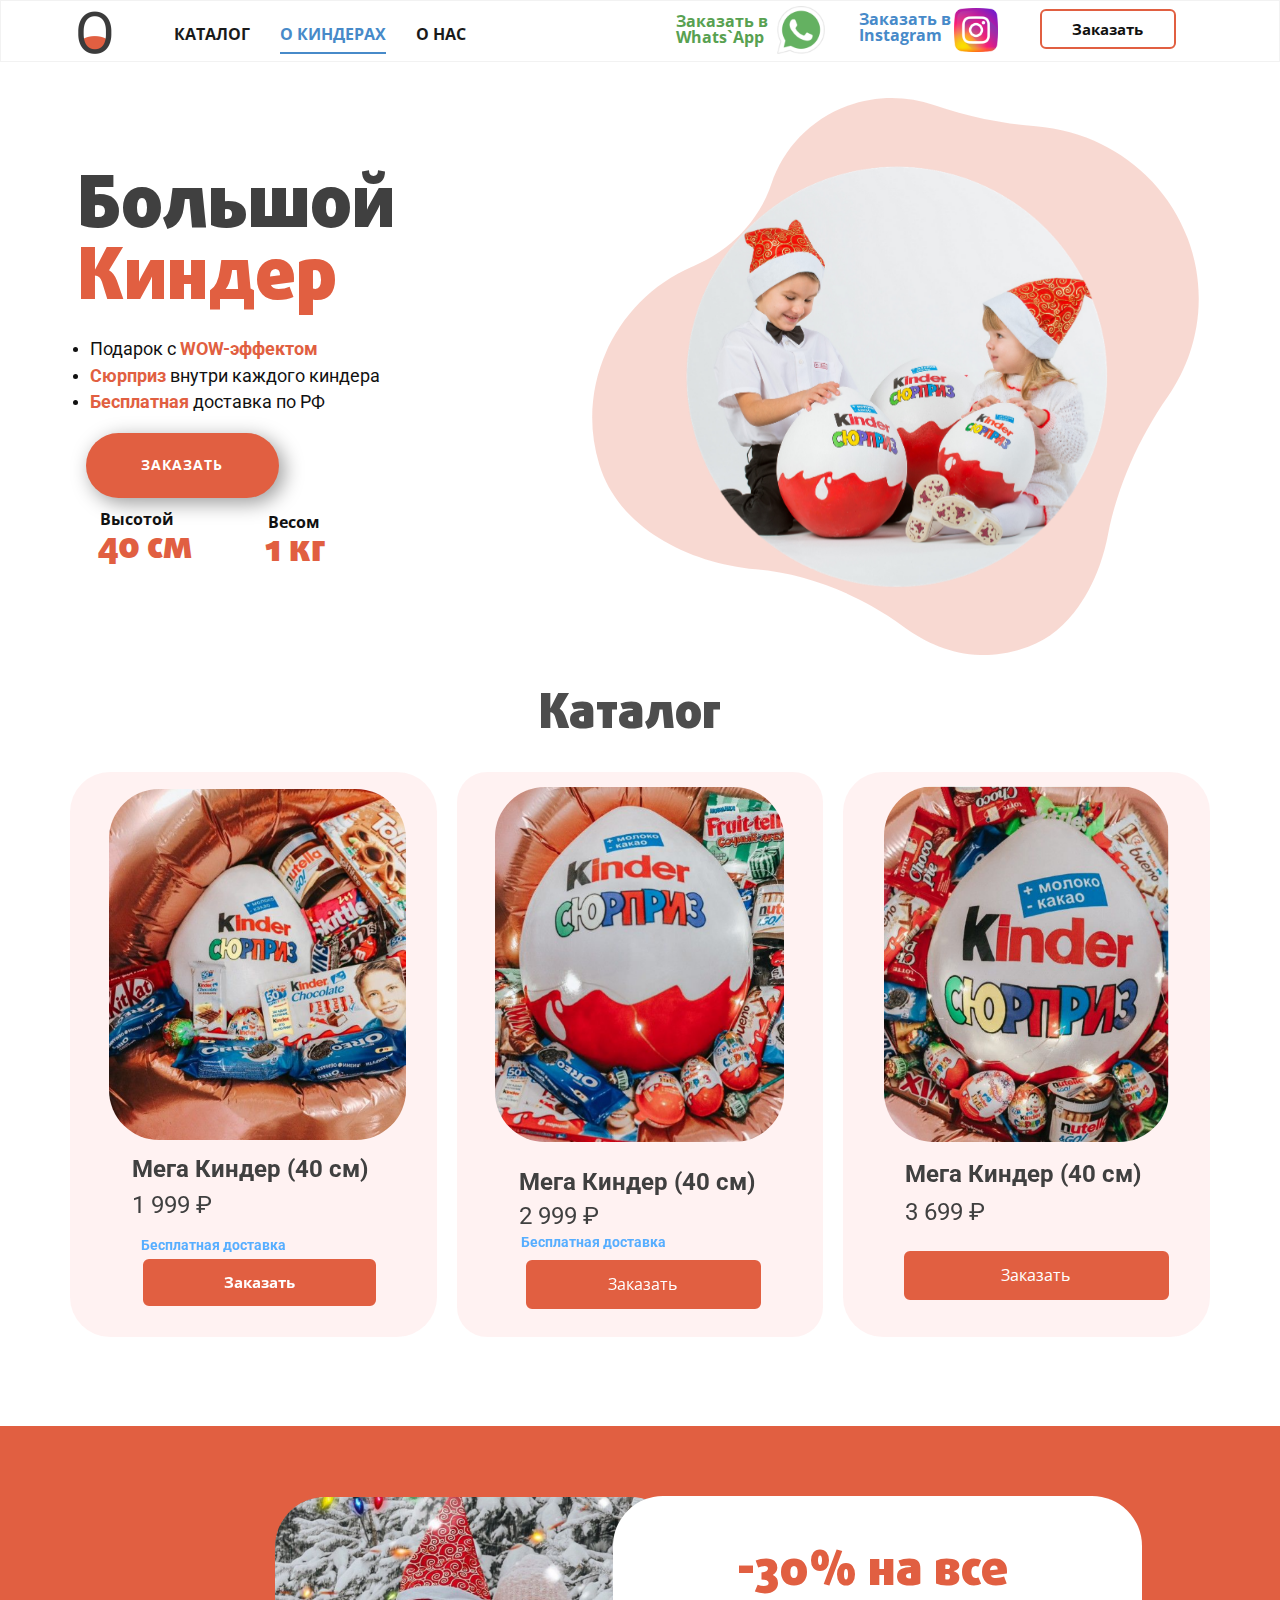
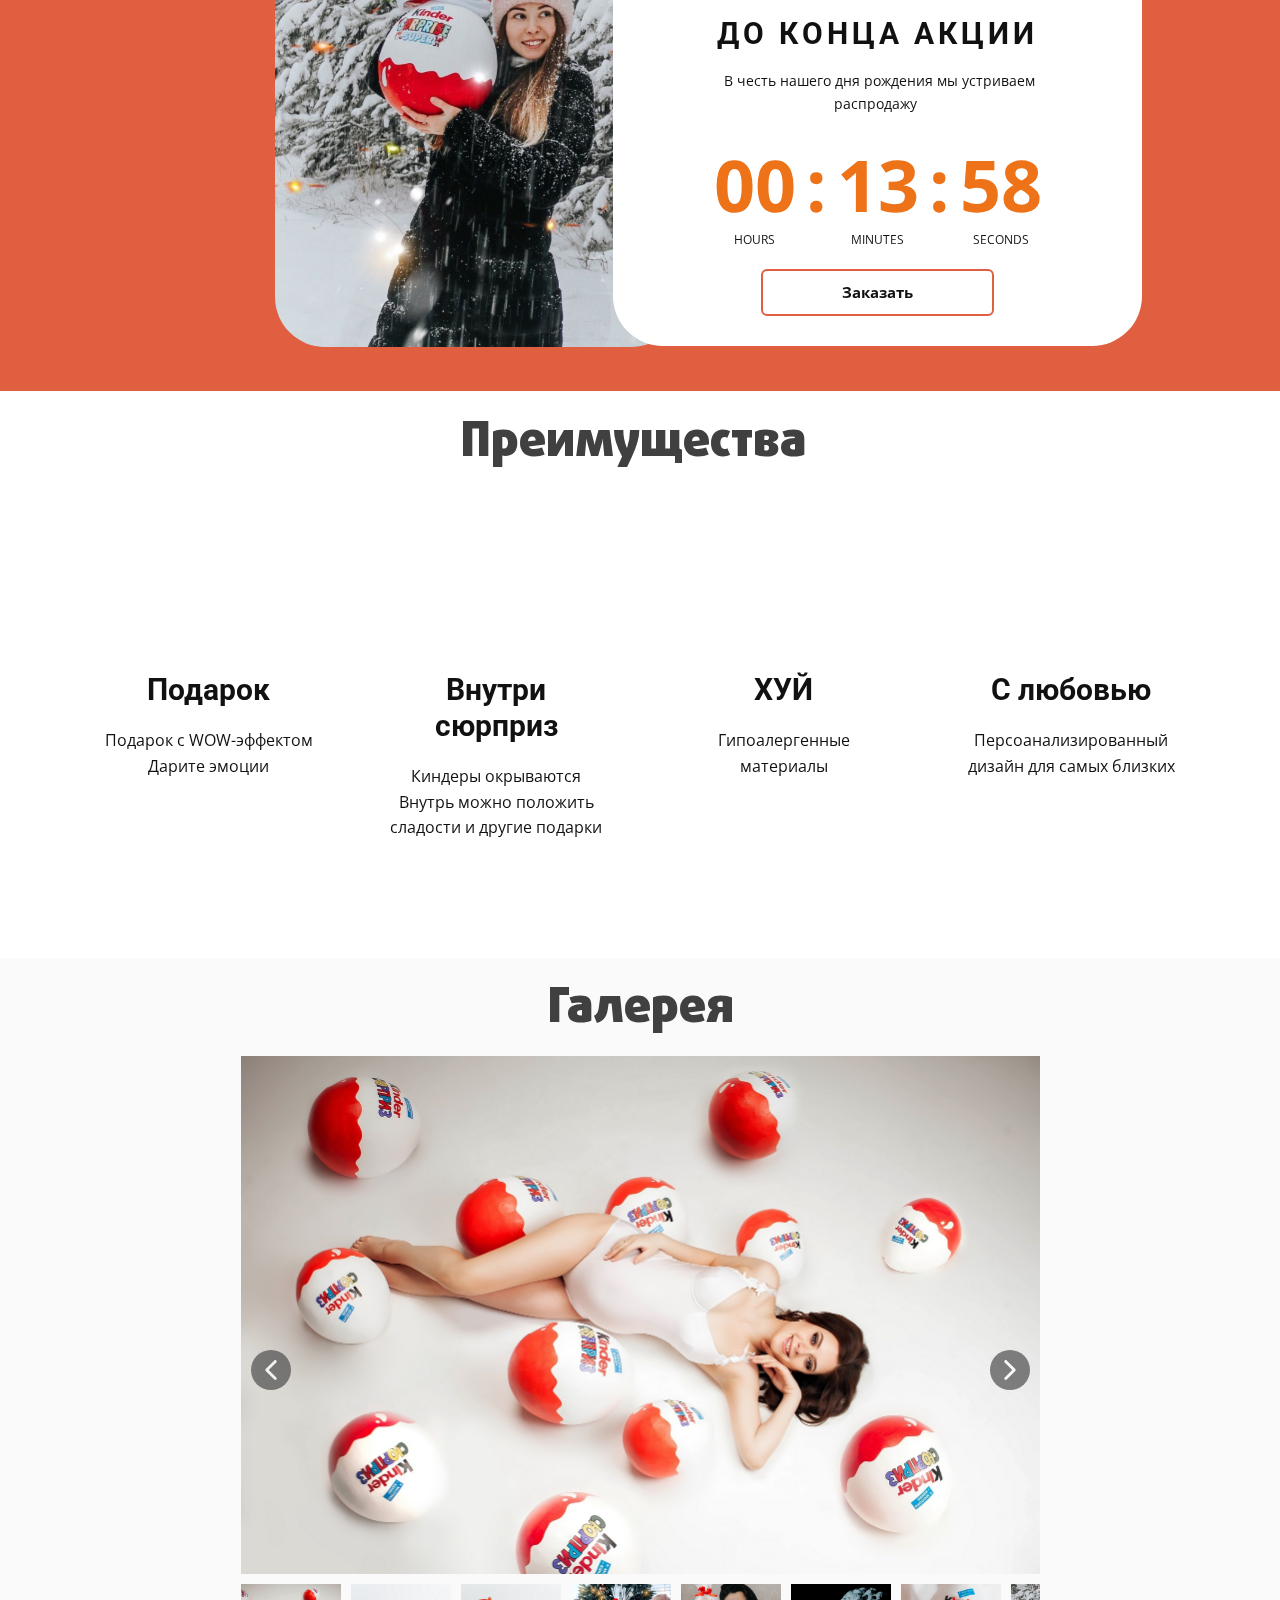
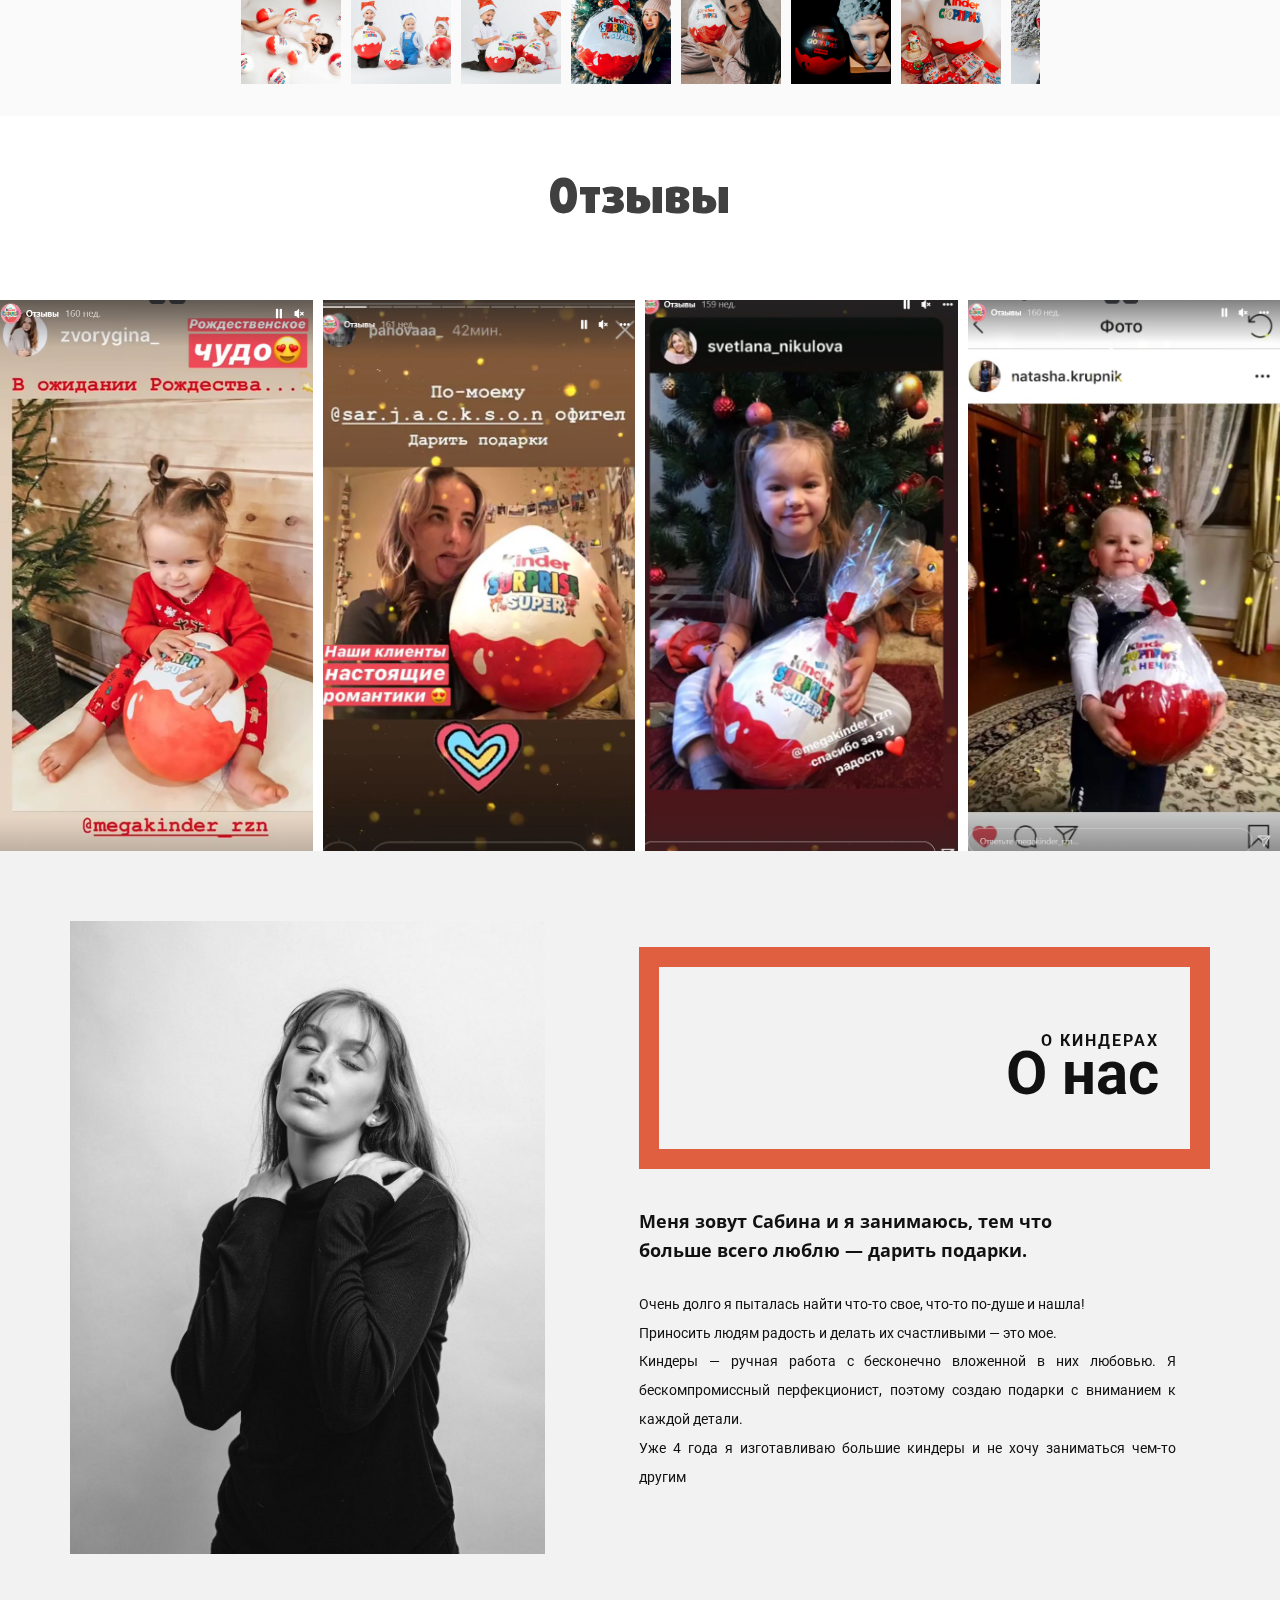
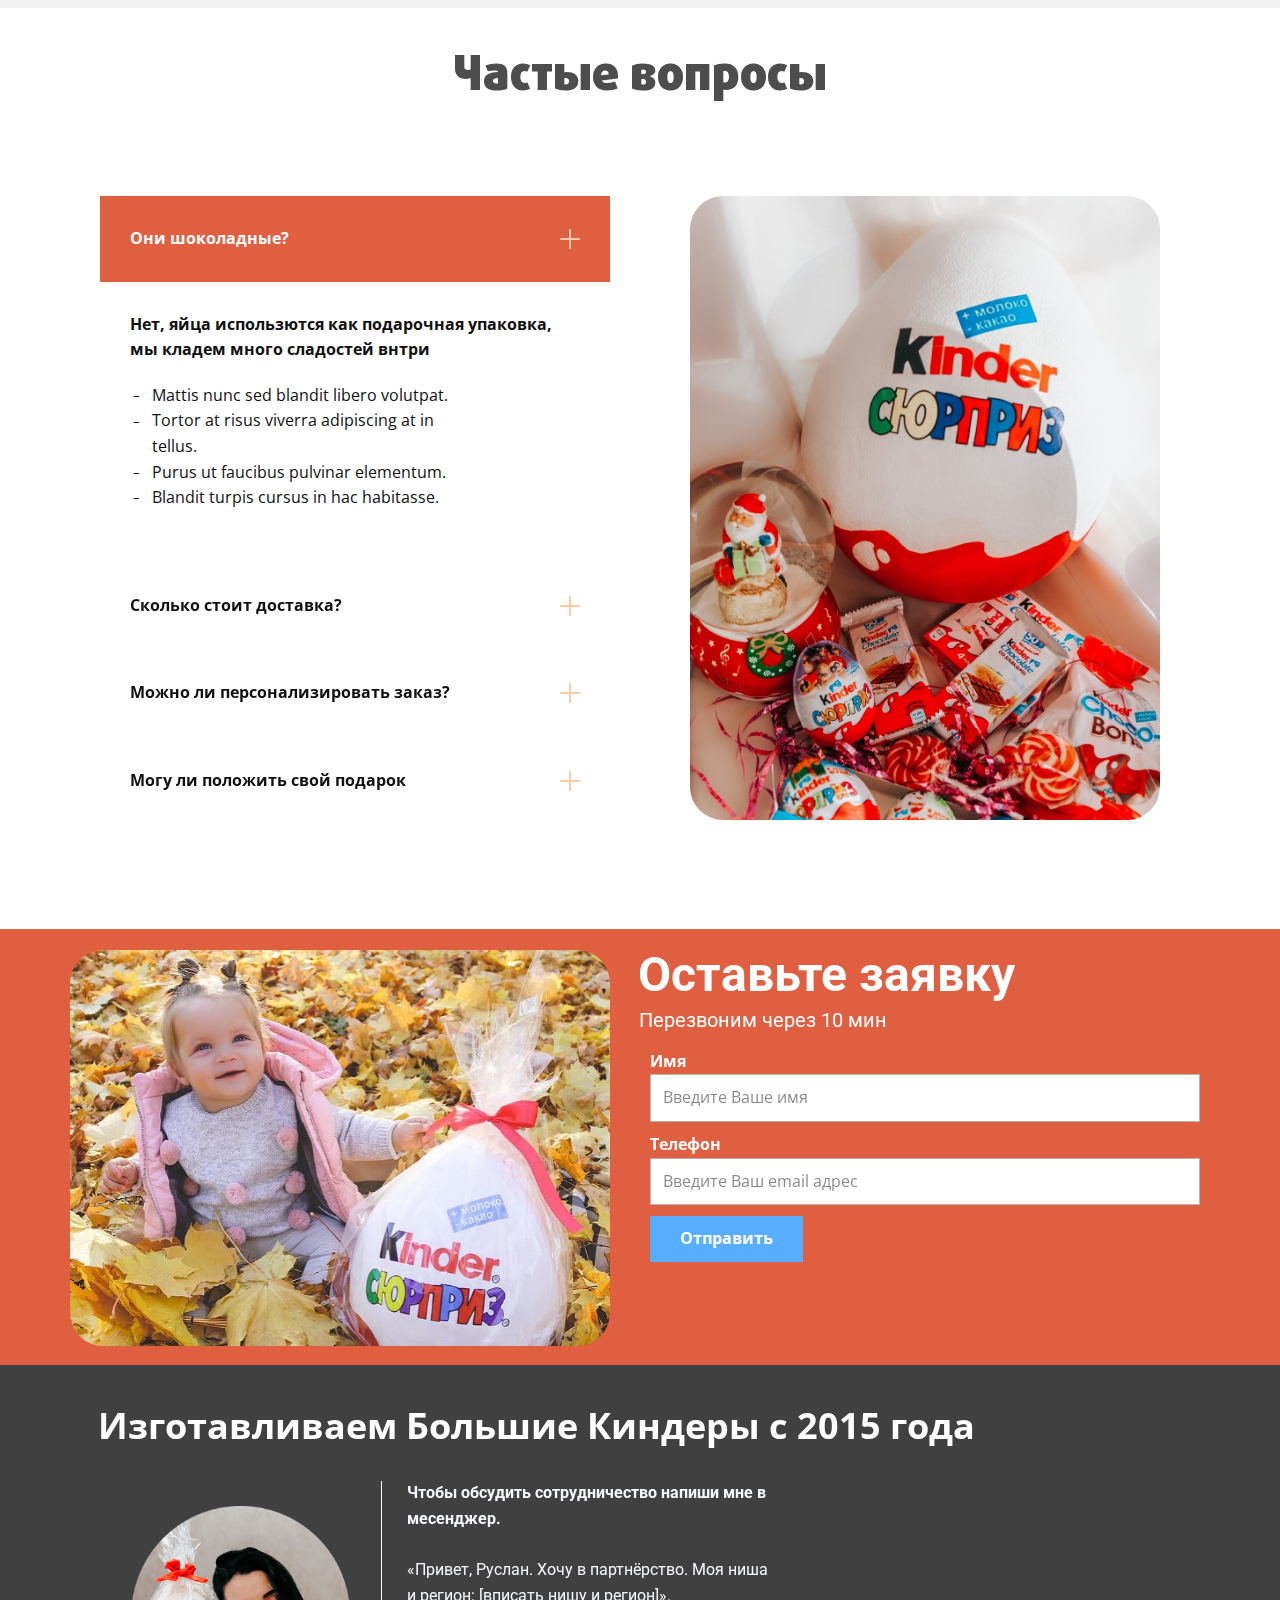
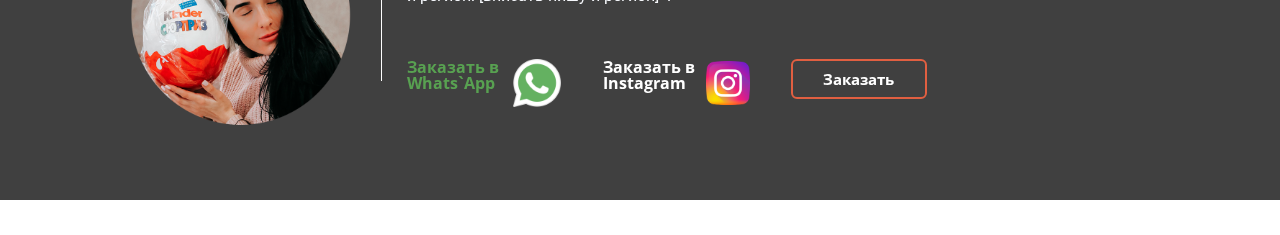
<file: index.html>
<!DOCTYPE html>
<html style="font-size: 16px;">
  <head>
    <meta name="viewport" content="width=device-width, initial-scale=1.0">
    <meta charset="utf-8">
    <meta name="keywords" content="Большой киндер, мега киндер">
    <meta name="description" content="Купите большой Киндер сюрприз с доставкой по РФ">
    <meta name="page_type" content="np-template-header-footer-from-plugin">
    <title>Купите большой Киндер сюрприз с доставкой по РФ</title>
    <link rel="stylesheet" href="nicepage.css" media="screen">
<link rel="stylesheet" href="О-Киндерах.css" media="screen">
    <script class="u-script" type="text/javascript" src="jquery.js" defer=""></script>
    <script class="u-script" type="text/javascript" src="nicepage.js" defer=""></script>
    <meta name="generator" content="Nicepage 4.4.3, nicepage.com">
    
    <link id="u-theme-google-font" rel="stylesheet" href="https://fonts.googleapis.com/css?family=Roboto:100,100i,300,300i,400,400i,500,500i,700,700i,900,900i|Open+Sans:300,300i,400,400i,600,600i,700,700i,800,800i">
    <link id="u-page-google-font" rel="stylesheet" href="https://fonts.googleapis.com/css?family=Roboto:100,100i,300,300i,400,400i,500,500i,700,700i,900,900i">
    
    
    
    
    
    
    
    
    
    
    
    
    
    <script type="application/ld+json">{
		"@context": "http://schema.org",
		"@type": "Organization",
		"name": "Site1",
		"logo": "images/2022-02-02_18-04-42.png",
		"sameAs": [
				"https://wa.me/79997649972?text=%D0%9F%D1%80%D0%B8%D0%B2%D0%B5%D1%82!%20%F0%9F%91%8B",
				"https://www.instagram.com/megakinder_rzn/",
				"https://instagram.com/name",
				"https://www.instagram.com/megakinder_rzn/"
		]
}</script>
    <meta name="theme-color" content="#478ac9">
    <meta property="og:title" content="Купите большой Киндер сюрприз с доставкой по РФ">
    <meta property="og:description" content="Купите большой Киндер сюрприз с доставкой по РФ">
    <meta property="og:type" content="website">
  </head>
  <body data-home-page="О-Киндерах.html" data-home-page-title="О Киндерах" class="u-body u-xl-mode"><header class="u-border-1 u-border-grey-5 u-clearfix u-header u-white u-header" id="sec-d764" data-animation-name="" data-animation-duration="0" data-animation-delay="0" data-animation-direction=""><div class="u-clearfix u-sheet u-sheet-1">
        <a href="https://nicepage.com" class="u-hidden-sm u-hidden-xs u-image u-logo u-image-1" data-image-width="200" data-image-height="208">
          <img src="images/2022-02-02_18-04-42.png" class="u-logo-image u-logo-image-1">
        </a>
        <div class="u-social-icons u-spacing-10 u-social-icons-1">
          <a class="u-social-url" title="instagram" target="_blank" href="https://wa.me/79997649972?text=%D0%9F%D1%80%D0%B8%D0%B2%D0%B5%D1%82!%20%F0%9F%91%8B"><span class="u-file-icon u-icon u-social-icon u-social-instagram u-icon-1"><img src="images/1384055.png" alt=""></span>
          </a>
        </div>
        <div class="u-social-icons u-spacing-10 u-social-icons-2">
          <a class="u-social-url" title="instagram" target="_blank" href="https://www.instagram.com/megakinder_rzn/"><span class="u-file-icon u-icon u-social-icon u-social-instagram u-icon-2"><img src="images/1409946.png" alt=""></span>
          </a>
        </div>
        <p class="u-hidden-sm u-hidden-xs u-text u-text-1">
          <a class="u-active-none u-border-none u-btn u-button-link u-button-style u-hover-none u-none u-text-palette-1-base u-btn-1" href="https://www.instagram.com/megakinder_rzn/" target="_blank">Заказать в Instagram</a>
        </p>
        <a href="https://nicepage.com/website-builder" class="u-border-2 u-border-custom-color-27 u-btn u-btn-round u-button-style u-hover-custom-color-27 u-none u-radius-6 u-text-body-color u-text-hover-white u-btn-2">Заказать</a>
        <p class="u-hidden-sm u-hidden-xs u-text u-text-custom-color-7 u-text-2">
          <a class="u-active-none u-border-none u-btn u-button-link u-button-style u-hover-none u-none u-text-custom-color-7 u-btn-3" href="https://wa.me/79997649972?text=%D0%9F%D1%80%D0%B8%D0%B2%D0%B5%D1%82!%20%F0%9F%91%8B" target="_blank">Заказать в Whats`App</a>
        </p>
        <nav class="u-menu u-menu-dropdown u-offcanvas u-menu-1">
          <div class="menu-collapse" style="font-size: 1rem; letter-spacing: 0px; font-weight: 700; text-transform: uppercase;">
            <a class="u-button-style u-custom-active-border-color u-custom-border u-custom-border-color u-custom-borders u-custom-hover-border-color u-custom-padding-bottom u-custom-text-active-color u-custom-text-color u-custom-text-hover-color u-custom-top-bottom-menu-spacing u-nav-link" href="#" style="padding: 8px 0px; font-size: calc(1em + 16px);">
              <svg class="u-svg-link" viewBox="0 0 24 24"><use xmlns:xlink="http://www.w3.org/1999/xlink" xlink:href="#svg-f556"></use></svg>
              <svg class="u-svg-content" version="1.1" id="svg-f556" viewBox="0 0 16 16" x="0px" y="0px" xmlns:xlink="http://www.w3.org/1999/xlink" xmlns="http://www.w3.org/2000/svg"><g><rect y="1" width="16" height="2"></rect><rect y="7" width="16" height="2"></rect><rect y="13" width="16" height="2"></rect>
</g></svg>
            </a>
          </div>
          <div class="u-custom-menu u-nav-container">
            <ul class="u-nav u-spacing-30 u-unstyled u-nav-1"><li class="u-nav-item"><a class="u-border-2 u-border-active-palette-1-base u-border-hover-palette-1-base u-border-no-left u-border-no-right u-border-no-top u-button-style u-nav-link u-text-active-palette-1-base u-text-grey-90 u-text-hover-grey-90" href="О-Киндерах.html#carousel_7240" data-page-id="40025634" style="padding: 10px 0px;">Каталог</a>
</li><li class="u-nav-item"><a class="u-border-2 u-border-active-palette-1-base u-border-hover-palette-1-base u-border-no-left u-border-no-right u-border-no-top u-button-style u-nav-link u-text-active-palette-1-base u-text-grey-90 u-text-hover-grey-90" href="О-Киндерах.html" style="padding: 10px 0px;">О Киндерах</a>
</li><li class="u-nav-item"><a class="u-border-2 u-border-active-palette-1-base u-border-hover-palette-1-base u-border-no-left u-border-no-right u-border-no-top u-button-style u-nav-link u-text-active-palette-1-base u-text-grey-90 u-text-hover-grey-90" href="О-Киндерах.html#carousel_6861" data-page-id="40025634" style="padding: 10px 0px;">О нас</a>
</li></ul>
          </div>
          <div class="u-custom-menu u-nav-container-collapse">
            <div class="u-black u-container-style u-inner-container-layout u-opacity u-opacity-95 u-sidenav">
              <div class="u-inner-container-layout u-sidenav-overflow">
                <div class="u-menu-close"></div>
                <ul class="u-align-center u-nav u-popupmenu-items u-unstyled u-nav-2"><li class="u-nav-item"><a class="u-button-style u-nav-link" href="О-Киндерах.html#carousel_7240" data-page-id="40025634" style="padding: 10px 0px;">Каталог</a>
</li><li class="u-nav-item"><a class="u-button-style u-nav-link" href="О-Киндерах.html" style="padding: 10px 0px;">О Киндерах</a>
</li><li class="u-nav-item"><a class="u-button-style u-nav-link" href="О-Киндерах.html#carousel_6861" data-page-id="40025634" style="padding: 10px 0px;">О нас</a>
</li></ul>
              </div>
            </div>
            <div class="u-black u-menu-overlay u-opacity u-opacity-70"></div>
          </div>
        </nav>
      </div></header>
    <section class="u-clearfix u-section-1" id="sec-a2c5">
      <div class="u-clearfix u-sheet u-sheet-1">
        <div class="u-clearfix u-expanded-width u-layout-wrap u-layout-wrap-1">
          <div class="u-layout">
            <div class="u-layout-row">
              <div class="u-container-style u-expanded-width-sm u-expanded-width-xs u-layout-cell u-size-30 u-layout-cell-1">
                <div class="u-container-layout u-container-layout-1">
                  <h1 class="u-custom-font u-text u-text-1" data-animation-name="jackInTheBox" data-animation-duration="2250" data-animation-direction="">
                    <font class="u-text-palette-2-base"><b>
                        <span class="u-text-grey-75">Большой</span>
                        <span class="u-text-custom-color-27">Киндер</span></b>
                    </font>
                    <br>
                  </h1>
                  <ul class="u-custom-font u-heading-font u-text u-text-2">
                    <li>
                      <span style="font-size: 1.125rem; font-weight: 400;">Подарок с<span class="u-text-palette-2-base">
                          <span style="font-weight: 700;" class="u-text-custom-color-27">WOW-эффекто​м</span>
                        </span>
                      </span>
                    </li>
                    <li>
                      <span style="font-size: 1.125rem; font-weight: 400;">
                        <span class="u-text-custom-color-27" style="font-weight: 700;">Сюрприз</span> внутри каждого киндера&nbsp;
                      </span>
                    </li>
                    <li>
                      <span style="font-size: 1.125rem; font-weight: 400;">
                        <span class="u-text-custom-color-27" style="font-weight: 700;">Бесплатная</span> доставка по РФ
                      </span>
                    </li>
                  </ul>
                  <a href="#sec-f65a" class="u-active-palette-2-light-1 u-align-center u-border-1 u-border-hover-white u-btn u-btn-round u-button-style u-custom-color-27 u-dialog-link u-hover-palette-2-base u-radius-50 u-text-hover-white u-btn-1">Заказать</a>
                  <div class="u-clearfix u-gutter-0 u-layout-custom-sm u-layout-custom-xs u-layout-wrap u-layout-wrap-2">
                    <div class="u-layout">
                      <div class="u-layout-row">
                        <div class="u-container-style u-layout-cell u-size-28 u-layout-cell-2">
                          <div class="u-container-layout u-valign-bottom-xs u-container-layout-2">
                            <p class="u-text u-text-3">Высотой&nbsp;</p>
                            <p class="u-custom-font u-text u-text-custom-color-27 u-text-default u-text-4">40 см</p>
                          </div>
                        </div>
                        <div class="u-container-style u-layout-cell u-size-32 u-layout-cell-3">
                          <div class="u-container-layout u-container-layout-3">
                            <p class="u-text u-text-5">Весом</p>
                            <p class="u-custom-font u-text u-text-custom-color-27 u-text-default-lg u-text-default-md u-text-default-sm u-text-default-xl u-text-6">1 кг</p>
                          </div>
                        </div>
                      </div>
                    </div>
                  </div>
                </div>
              </div>
              <div class="u-container-style u-layout-cell u-size-30 u-layout-cell-4">
                <div class="u-container-layout u-container-layout-4">
                  <div class="u-shape u-shape-svg u-text-custom-color-28 u-shape-1">
                    <svg class="u-svg-link" preserveAspectRatio="none" viewBox="0 0 160 150" style=""><use xmlns:xlink="http://www.w3.org/1999/xlink" xlink:href="#svg-4d96"></use></svg>
                    <svg xmlns="http://www.w3.org/2000/svg" xmlns:xlink="http://www.w3.org/1999/xlink" version="1.1" xml:space="preserve" class="u-svg-content" viewBox="0 0 160 150" x="0px" y="0px" id="svg-4d96"><path d="M43.2,126.9c14.2,1.3,27.6,7,39.1,15.6c8.3,6.1,19.4,10.3,32.7,5.3c11.7-4.4,18.6-17.4,21-30.2c2.6-13.3,8.1-25.9,15.7-37.1
	c8.3-12.1,10.8-27.9,5.3-42.7C150.5,20.3,134.6,9,117,7.6C107.9,6.9,98.8,5,90.1,1.9C83-0.6,75-0.7,67.4,2.1
	c-9.9,3.7-17,11.6-20.1,21c-3.3,10.1-10.9,18-20.6,22.2c-0.1,0-0.1,0.1-0.2,0.1c-20.3,8.9-31,32-24.6,53.2
	C6.9,115.6,25.2,125.2,43.2,126.9z"></path></svg>
                  </div>
                  <img class="infinite u-expanded-width-md u-expanded-width-sm u-expanded-width-xs u-image u-image-default u-image-1" src="images/RfDeV08KGWM.png" data-image-width="2560" data-image-height="1707" data-animation-name="pulse" data-animation-duration="5000" data-animation-delay="0" data-animation-direction="">
                </div>
              </div>
            </div>
          </div>
        </div>
      </div>
    </section>
    <section class="u-align-left u-clearfix u-section-2" id="carousel_7240">
      <div class="u-clearfix u-sheet u-sheet-1">
        <h1 class="u-custom-font u-text u-text-default u-text-grey-70 u-text-1">Каталог</h1>
        <div class="u-clearfix u-expanded-width u-gutter-20 u-layout-wrap u-layout-wrap-1">
          <div class="u-layout">
            <div class="u-layout-row">
              <div class="u-container-style u-custom-color-29 u-layout-cell u-radius-50 u-shape-round u-size-20 u-layout-cell-1">
                <div class="u-container-layout u-container-layout-1">
                  <img class="u-image u-image-round u-radius-50 u-image-1" src="images/2022-01-31_22-57-53.png" alt="" data-image-width="417" data-image-height="598">
                  <h4 class="u-text u-text-default u-text-2">Мега Киндер (40 см)</h4>
                  <h4 class="u-text u-text-default u-text-3">1 999 ₽</h4>
                  <h5 class="u-text u-text-custom-color-19 u-text-default u-text-4">Бесплатная доставка</h5>
                  <a href="#sec-f65a" class="u-border-2 u-border-custom-color-27 u-btn u-btn-round u-button-style u-custom-color-27 u-dialog-link u-hover-custom-color-27 u-radius-6 u-text-hover-white u-text-white u-btn-1">Заказать</a>
                </div>
              </div>
              <div class="u-container-style u-custom-color-29 u-layout-cell u-radius-40 u-shape-round u-size-20 u-layout-cell-2">
                <div class="u-container-layout u-container-layout-2">
                  <img class="u-image u-image-round u-radius-50 u-image-2" src="images/2022-01-31_22-58-19.png" alt="" data-image-width="410" data-image-height="600">
                  <h4 class="u-text u-text-default u-text-5">Мега Киндер (40 см)</h4>
                  <h4 class="u-text u-text-default u-text-grey-75 u-text-6">2 999<span style="font-weight: 700;"></span> ₽
                  </h4>
                  <h5 class="u-text u-text-custom-color-19 u-text-default u-text-7">Бесплатная доставка</h5>
                  <a href="#sec-f65a" class="u-border-2 u-border-custom-color-27 u-btn u-btn-round u-button-style u-custom-color-27 u-dialog-link u-hover-custom-color-27 u-radius-6 u-text-hover-white u-text-white u-btn-2">Заказать</a>
                </div>
              </div>
              <div class="u-container-style u-custom-color-29 u-layout-cell u-radius-50 u-size-20 u-layout-cell-3">
                <div class="u-container-layout u-container-layout-3">
                  <img class="u-image u-image-round u-radius-50 u-image-3" src="images/2022-01-31_22-58-31.png" alt="" data-image-width="418" data-image-height="599">
                  <h4 class="u-text u-text-default u-text-8">Мега Киндер (40 см)</h4>
                  <h4 class="u-text u-text-default u-text-grey-75 u-text-9">3 699<span style="font-weight: 700;"></span> ₽
                  </h4>
                  <a href="#sec-f65a" class="u-border-2 u-border-custom-color-27 u-btn u-btn-round u-button-style u-custom-color-27 u-dialog-link u-hover-custom-color-27 u-radius-6 u-text-hover-white u-text-white u-btn-3">Заказать</a>
                </div>
              </div>
            </div>
          </div>
        </div>
      </div>
    </section>
    <section class="u-clearfix u-custom-color-27 u-section-3" id="carousel_e1cf">
      <div class="u-clearfix u-sheet u-valign-middle-sm u-valign-middle-xs u-sheet-1">
        <img class="u-hidden-sm u-hidden-xs u-image u-image-round u-radius-50 u-image-1" src="images/2022-01-31_22-59-36.png" alt="" data-image-width="680" data-image-height="773">
        <div class="u-align-center u-container-style u-expanded-width-xs u-group u-radius-50 u-shape-round u-white u-group-1">
          <div class="u-container-layout u-valign-bottom u-container-layout-1">
            <h1 class="u-custom-font u-text u-text-custom-color-27 u-text-1">-30% на все&nbsp;</h1>
            <h2 class="u-text u-text-default u-text-2">До конца акции</h2>
            <p class="u-text u-text-3">&nbsp;В честь нашего дня рождения мы устриваем распродажу&nbsp;</p>
            <div class="u-countdown u-countdown-1" data-timer-id="baae" data-type="to-date" data-target-date="Thu, 30 Dec 2021 00:31:01 GMT" data-for="per-visitor" data-direction="down" data-time-left="14m" data-target-number="100" data-start-time="Wed Jan 12 2022 16:19:44 GMT+0300 (Moscow Standard Time)" data-frequency="1s" data-after-count="none" data-redirect-url="https://">
              <div class="u-countdown-wrapper u-spacing-20">
                <div class="u-countdown-item u-countdown-years u-hidden u-spacing-10">
                  <div class="u-countdown-counter u-countdown-counter-1"><div class="u-countdown-number u-text-palette-3-base">0</div><div class="u-countdown-number u-hidden u-text-palette-3-base">0</div></div>
                  <div class="u-countdown-label u-countdown-label-1">Years</div>
                </div>
                <div class="u-countdown-separator u-hidden u-text-palette-3-base u-countdown-separator-1">:</div>
                <div class="u-countdown-days u-countdown-item u-hidden u-spacing-10">
                  <div class="u-countdown-counter u-countdown-counter-2"><div class="u-countdown-number u-text-palette-3-base">0</div><div class="u-countdown-number u-hidden u-text-palette-3-base">6</div><div class="u-countdown-number u-hidden u-text-palette-3-base">0</div></div>
                  <div class="u-countdown-label u-countdown-label-2">Days</div>
                </div>
                <div class="u-countdown-separator u-hidden u-text-palette-3-base u-countdown-separator-2">:</div>
                <div class="u-countdown-hours u-countdown-item u-spacing-10">
                  <div class="u-countdown-counter u-countdown-counter-3"><div class="u-countdown-number u-text-palette-3-base">0</div><div class="u-countdown-number u-text-palette-3-base">0</div></div>
                  <div class="u-countdown-label u-countdown-label-3">Hours</div>
                </div>
                <div class="u-countdown-separator u-text-palette-3-base u-countdown-separator-3">:</div>
                <div class="u-countdown-item u-countdown-minutes u-spacing-10">
                  <div class="u-countdown-counter u-countdown-counter-4"><div class="u-countdown-number u-text-palette-3-base">1</div><div class="u-countdown-number u-text-palette-3-base">4</div></div>
                  <div class="u-countdown-label u-countdown-label-4">Minutes</div>
                </div>
                <div class="u-countdown-separator u-text-palette-3-base u-countdown-separator-4">:</div>
                <div class="u-countdown-item u-countdown-seconds u-spacing-10">
                  <div class="u-countdown-counter u-countdown-counter-5"><div class="u-countdown-number u-text-palette-3-base">0</div><div class="u-countdown-number u-text-palette-3-base">0</div></div>
                  <div class="u-countdown-label u-countdown-label-5">Seconds</div>
                </div>
                <div class="u-countdown-separator u-hidden u-text-palette-3-base u-countdown-separator-5">:</div>
                <div class="u-countdown-item u-countdown-numbers u-hidden u-spacing-10">
                  <div class="u-countdown-counter u-countdown-counter-6"><div class="u-countdown-number u-text-palette-3-base">0</div><div class="u-countdown-number u-text-palette-3-base">0</div></div>
                  <div class="u-countdown-label u-countdown-label-6">Items</div>
                </div>
              </div>
              <div class="u-countdown-message u-hidden">
                <p>Sorry, the time is up.</p>
              </div>
            </div>
            <a href="#sec-f65a" class="u-border-2 u-border-custom-color-27 u-btn u-btn-round u-button-style u-dialog-link u-hover-custom-color-27 u-none u-radius-6 u-text-body-color u-text-hover-white u-btn-1">Заказать</a>
          </div>
        </div>
      </div>
    </section>
    <section class="u-align-center u-clearfix u-section-4" id="sec-e8b1">
      <div class="u-align-left u-clearfix u-sheet u-sheet-1">
        <h3 class="u-custom-font u-text u-text-grey-75 u-text-1"> Преимущества</h3>
        <div class="u-expanded-width u-list u-list-1">
          <div class="u-repeater u-repeater-1">
            <div class="u-container-style u-list-item u-repeater-item">
              <div class="u-container-layout u-similar-container u-container-layout-1"><span class="u-icon u-icon-circle u-text-custom-color-27 u-icon-1" data-animation-name="rollIn" data-animation-duration="1000" data-animation-direction=""><svg class="u-svg-link" preserveAspectRatio="xMidYMin slice" viewBox="0 0 512 512" style=""><use xmlns:xlink="http://www.w3.org/1999/xlink" xlink:href="#svg-36a5"></use></svg><svg class="u-svg-content" viewBox="0 0 512 512" x="0px" y="0px" id="svg-36a5" style="enable-background:new 0 0 512 512;"><g><g><path d="M478.609,99.726H441.34c4.916-7.78,8.16-16.513,9.085-25.749C453.38,44.46,437.835,18,411.37,6.269    c-24.326-10.783-51.663-6.375-71.348,11.479l-47.06,42.65c-9.165-10.024-22.34-16.324-36.962-16.324    c-14.648,0-27.844,6.32-37.011,16.375l-47.12-42.706C152.152-0.111,124.826-4.502,100.511,6.275    C74.053,18.007,58.505,44.476,61.469,73.992c0.927,9.229,4.169,17.958,9.084,25.734H33.391C14.949,99.726,0,114.676,0,133.117    v50.087c0,9.22,7.475,16.696,16.696,16.696h478.609c9.22,0,16.696-7.475,16.696-16.696v-50.087    C512,114.676,497.051,99.726,478.609,99.726z M205.913,94.161v5.565H127.37c-20.752,0-37.084-19.346-31.901-40.952    c2.283-9.515,9.151-17.626,18.034-21.732c12.198-5.638,25.71-3.828,35.955,5.445l56.469,51.182    C205.924,93.834,205.913,93.996,205.913,94.161z M417.294,69.544c-1.244,17.353-16.919,30.184-34.316,30.184h-76.891v-5.565    c0-0.197-0.012-0.392-0.014-0.589c12.792-11.596,40.543-36.748,55.594-50.391c8.554-7.753,20.523-11.372,31.587-8.072    C409.131,39.847,418.455,53.349,417.294,69.544z"></path>
</g>
</g><g><g><path d="M33.391,233.291v244.87c0,18.442,14.949,33.391,33.391,33.391h155.826V233.291H33.391z"></path>
</g>
</g><g><g><path d="M289.391,233.291v278.261h155.826c18.442,0,33.391-14.949,33.391-33.391v-244.87H289.391z"></path>
</g>
</g></svg>
            
            
          </span>
                <h3 class="u-align-center u-text u-text-default u-text-2">Подарок</h3>
                <p class="u-align-center u-text u-text-3"> Подарок с WOW-эффектом<br>Дарите эмоции
                </p>
              </div>
            </div>
            <div class="u-align-center u-container-style u-list-item u-repeater-item">
              <div class="u-container-layout u-similar-container u-container-layout-2"><span class="u-icon u-icon-circle u-text-custom-color-27 u-icon-2" data-animation-name="rollIn" data-animation-duration="1000" data-animation-direction=""><svg class="u-svg-link" preserveAspectRatio="xMidYMin slice" viewBox="0 0 511.846 511.846" style=""><use xmlns:xlink="http://www.w3.org/1999/xlink" xlink:href="#svg-2bb9"></use></svg><svg class="u-svg-content" viewBox="0 0 511.846 511.846" id="svg-2bb9"><g><path d="m225.336 258.021-163.44-88.824c-7.27-3.949-15.855-3.786-22.969.443-7.114 4.228-11.359 11.693-11.359 19.969v206.052c0 8.337 4.502 16.076 11.75 20.197l163.443 92.917c3.603 2.048 7.543 3.071 11.484 3.071 4.016 0 8.031-1.063 11.682-3.188 7.231-4.207 11.548-11.714 11.548-20.081v-210.143c0-8.521-4.65-16.343-12.139-20.413z"></path><path d="m454.621 115.6c-.011-8.7-4.817-16.591-12.54-20.594l-178.226-92.399c-6.748-3.5-14.791-3.474-21.514.065l-175.605 92.399c-7.646 4.025-12.402 11.892-12.413 20.533-.01 8.639 4.727 16.517 12.362 20.559l175.606 92.976c3.4 1.799 7.133 2.699 10.868 2.699 3.689 0 7.379-.878 10.745-2.635l178.23-92.974c7.714-4.024 12.499-11.929 12.487-20.629z"></path><path d="m472.919 169.64c-7.11-4.229-15.699-4.396-22.966-.444l-163.445 88.825c-7.487 4.07-12.137 11.891-12.137 20.412v210.143c0 8.367 4.317 15.874 11.548 20.081 3.651 2.125 7.665 3.187 11.682 3.187 3.94 0 7.882-1.023 11.484-3.07l163.444-92.917c7.248-4.121 11.749-11.86 11.749-20.197v-206.051c0-8.276-4.245-15.741-11.359-19.969z"></path>
</g></svg>
            
            
          </span>
                <h3 class="u-align-center u-text u-text-default u-text-4">Внутри сюрприз</h3>
                <p class="u-align-center u-text u-text-5">Киндеры окрываются<br>Внутрь можно положить сладости и другие подарки
                </p>
              </div>
            </div>
            <div class="u-container-style u-list-item u-repeater-item">
              <div class="u-container-layout u-similar-container u-container-layout-3"><span class="u-icon u-icon-circle u-text-custom-color-27 u-icon-3" data-animation-name="rollIn" data-animation-duration="1000" data-animation-direction=""><svg class="u-svg-link" preserveAspectRatio="xMidYMin slice" viewBox="0 0 512 512" style=""><use xmlns:xlink="http://www.w3.org/1999/xlink" xlink:href="#svg-a5cb"></use></svg><svg class="u-svg-content" viewBox="0 0 512 512" x="0px" y="0px" id="svg-a5cb" style="enable-background:new 0 0 512 512;"><g><g><path d="M493.563,431.87l-58.716-125.913c-32.421,47.207-83.042,80.822-141.639,91.015l49.152,105.401    c6.284,13.487,25.732,12.587,30.793-1.341l25.193-69.204l5.192-2.421l69.205,25.193    C486.63,459.696,499.839,445.304,493.563,431.87z"></path>
</g>
</g><g><g><path d="M256.001,0C154.815,0,72.485,82.325,72.485,183.516s82.331,183.516,183.516,183.516    c101.186,0,183.516-82.325,183.516-183.516S357.188,0,256.001,0z M345.295,170.032l-32.541,31.722l7.69,44.804    c2.351,13.679-12.062,23.956-24.211,17.585l-40.231-21.148l-40.231,21.147c-12.219,6.416-26.549-3.982-24.211-17.585l7.69-44.804    l-32.541-31.722c-9.89-9.642-4.401-26.473,9.245-28.456l44.977-6.533l20.116-40.753c6.087-12.376,23.819-12.387,29.913,0    l20.116,40.753l44.977,6.533C349.697,143.557,355.185,160.389,345.295,170.032z"></path>
</g>
</g><g><g><path d="M77.156,305.957L18.44,431.87c-6.305,13.497,7.023,27.81,20.821,22.727l69.204-25.193l5.192,2.421l25.193,69.205    c5.051,13.899,24.496,14.857,30.793,1.342l49.152-105.401C160.198,386.779,109.578,353.165,77.156,305.957z"></path>
</g>
</g></svg>
            
            
          </span>
                <h3 class="u-align-center u-text u-text-default u-text-6">ХУЙ</h3>
                <p class="u-align-center u-text u-text-7">Гипоалергенные материалы</p>
              </div>
            </div>
            <div class="u-container-style u-list-item u-repeater-item">
              <div class="u-container-layout u-similar-container u-container-layout-4"><span class="u-icon u-icon-circle u-text-custom-color-27 u-icon-4" data-animation-name="rollIn" data-animation-duration="1000" data-animation-direction=""><svg class="u-svg-link" preserveAspectRatio="xMidYMin slice" viewBox="0 0 51.997 51.997" style=""><use xmlns:xlink="http://www.w3.org/1999/xlink" xlink:href="#svg-b9bb"></use></svg><svg class="u-svg-content" viewBox="0 0 51.997 51.997" x="0px" y="0px" id="svg-b9bb" style="enable-background:new 0 0 51.997 51.997;"><path d="M51.911,16.242C51.152,7.888,45.239,1.827,37.839,1.827c-4.93,0-9.444,2.653-11.984,6.905
	c-2.517-4.307-6.846-6.906-11.697-6.906c-7.399,0-13.313,6.061-14.071,14.415c-0.06,0.369-0.306,2.311,0.442,5.478
	c1.078,4.568,3.568,8.723,7.199,12.013l18.115,16.439l18.426-16.438c3.631-3.291,6.121-7.445,7.199-12.014
	C52.216,18.553,51.97,16.611,51.911,16.242z"></path></svg>
            
            
          </span>
                <h3 class="u-align-center u-text u-text-default u-text-8">С любовью</h3>
                <p class="u-align-center u-text u-text-9">Персоанализированный дизайн для самых близких</p>
              </div>
            </div>
          </div>
        </div>
      </div>
    </section>
    <section class="u-align-center u-clearfix u-custom-color-30 u-section-5" id="sec-b9be">
      <div class="u-clearfix u-sheet u-sheet-1">
        <h1 class="u-custom-font u-text u-text-default u-text-grey-75 u-text-1">Галерея</h1>
        <div class="u-carousel u-expanded-width-xs u-gallery u-layout-thumbnails u-lightbox u-no-transition u-show-text-always u-gallery-1" id="carousel-e131" data-interval="5000" data-u-ride="carousel">
          <div class="u-carousel-inner u-gallery-inner" role="listbox">
            <div class="u-active u-carousel-item u-gallery-item u-carousel-item-1">
              <div class="u-back-slide" data-image-width="1600" data-image-height="1067">
                <img class="u-back-image u-expanded" src="images/YJSS7aihfiY.jpg">
              </div>
              <div class="u-over-slide u-over-slide-1">
                <h3 class="u-gallery-heading">Sample Title</h3>
                <p class="u-gallery-text">Sample Text</p>
              </div>
            </div>
            <div class="u-carousel-item u-gallery-item u-carousel-item-2">
              <div class="u-back-slide" data-image-width="1600" data-image-height="1067">
                <img class="u-back-image u-expanded" src="images/tLucCTvCTFQ.jpg">
              </div>
              <div class="u-over-slide u-over-slide-2">
                <h3 class="u-gallery-heading">Sample Title</h3>
                <p class="u-gallery-text">Sample Text</p>
              </div>
            </div>
            <div class="u-carousel-item u-gallery-item u-carousel-item-3" data-image-width="2836" data-image-height="1875">
              <div class="u-back-slide" data-image-width="1600" data-image-height="1067">
                <img class="u-back-image u-expanded" src="images/RfDeV08KGWM1.jpg">
              </div>
              <div class="u-over-slide u-over-slide-3">
                <h3 class="u-gallery-heading">Sample Title</h3>
                <p class="u-gallery-text">Sample Text</p>
              </div>
              <style data-mode="XL"></style>
              <style data-mode="LG"></style>
              <style data-mode="MD"></style>
              <style data-mode="SM"></style>
              <style data-mode="XS"></style>
            </div>
            <div class="u-carousel-item u-gallery-item u-carousel-item-4" data-image-width="1600" data-image-height="1066">
              <div class="u-back-slide">
                <img class="u-back-image u-expanded" src="images/puszFxWumd4.jpg">
              </div>
              <div class="u-over-slide u-over-slide-4">
                <h3 class="u-gallery-heading"></h3>
                <p class="u-gallery-text"></p>
              </div>
              <style data-mode="XL"></style>
              <style data-mode="LG"></style>
              <style data-mode="MD"></style>
              <style data-mode="SM"></style>
              <style data-mode="XS"></style>
            </div>
            <div class="u-carousel-item u-gallery-item u-carousel-item-5" data-image-width="1067" data-image-height="1600">
              <div class="u-back-slide">
                <img class="u-back-image u-expanded" src="images/Vi59nPNxLI4.jpg">
              </div>
              <div class="u-over-slide u-over-slide-5">
                <h3 class="u-gallery-heading"></h3>
                <p class="u-gallery-text"></p>
              </div>
              <style data-mode="XL"></style>
              <style data-mode="LG"></style>
              <style data-mode="MD"></style>
              <style data-mode="SM"></style>
              <style data-mode="XS"></style>
            </div>
            <div class="u-carousel-item u-gallery-item u-carousel-item-6" data-image-width="1600" data-image-height="1067">
              <div class="u-back-slide">
                <img class="u-back-image u-expanded" src="images/4zQ8_LNhCEk.jpg">
              </div>
              <div class="u-over-slide u-over-slide-6">
                <h3 class="u-gallery-heading"></h3>
                <p class="u-gallery-text"></p>
              </div>
              <style data-mode="XL"></style>
              <style data-mode="LG"></style>
              <style data-mode="MD"></style>
              <style data-mode="SM"></style>
              <style data-mode="XS"></style>
            </div>
            <div class="u-carousel-item u-gallery-item u-carousel-item-7" data-image-width="1067" data-image-height="1600">
              <div class="u-back-slide">
                <img class="u-back-image u-expanded" src="images/v_HkQKzMfok.jpg">
              </div>
              <div class="u-over-slide u-over-slide-7">
                <h3 class="u-gallery-heading"></h3>
                <p class="u-gallery-text"></p>
              </div>
              <style data-mode="XL"></style>
              <style data-mode="LG"></style>
              <style data-mode="MD"></style>
              <style data-mode="SM"></style>
              <style data-mode="XS"></style>
            </div>
            <div class="u-carousel-item u-gallery-item u-carousel-item-8" data-image-width="680" data-image-height="773">
              <div class="u-back-slide">
                <img class="u-back-image u-expanded" src="images/2022-01-31_22-59-36.png">
              </div>
              <div class="u-over-slide u-over-slide-8">
                <h3 class="u-gallery-heading"></h3>
                <p class="u-gallery-text"></p>
              </div>
              <style data-mode="XL"></style>
              <style data-mode="LG"></style>
              <style data-mode="MD"></style>
              <style data-mode="SM"></style>
              <style data-mode="XS"></style>
            </div>
            <div class="u-carousel-item u-gallery-item u-carousel-item-9" data-image-width="657" data-image-height="656">
              <div class="u-back-slide">
                <img class="u-back-image u-expanded" src="images/2022-01-31_22-59-09.png">
              </div>
              <div class="u-over-slide u-over-slide-9">
                <h3 class="u-gallery-heading"></h3>
                <p class="u-gallery-text"></p>
              </div>
              <style data-mode="XL"></style>
              <style data-mode="LG"></style>
              <style data-mode="MD"></style>
              <style data-mode="SM"></style>
              <style data-mode="XS"></style>
            </div>
          </div>
          <a class="u-absolute-vcenter u-carousel-control u-carousel-control-prev u-grey-70 u-icon-circle u-opacity u-opacity-70 u-spacing-10 u-text-white u-carousel-control-1" href="#carousel-e131" role="button" data-u-slide="prev">
            <span aria-hidden="true">
              <svg viewBox="0 0 451.847 451.847"><path d="M97.141,225.92c0-8.095,3.091-16.192,9.259-22.366L300.689,9.27c12.359-12.359,32.397-12.359,44.751,0
c12.354,12.354,12.354,32.388,0,44.748L173.525,225.92l171.903,171.909c12.354,12.354,12.354,32.391,0,44.744
c-12.354,12.365-32.386,12.365-44.745,0l-194.29-194.281C100.226,242.115,97.141,234.018,97.141,225.92z"></path></svg>
            </span>
            <span class="sr-only">
              <svg viewBox="0 0 451.847 451.847"><path d="M97.141,225.92c0-8.095,3.091-16.192,9.259-22.366L300.689,9.27c12.359-12.359,32.397-12.359,44.751,0
c12.354,12.354,12.354,32.388,0,44.748L173.525,225.92l171.903,171.909c12.354,12.354,12.354,32.391,0,44.744
c-12.354,12.365-32.386,12.365-44.745,0l-194.29-194.281C100.226,242.115,97.141,234.018,97.141,225.92z"></path></svg>
            </span>
          </a>
          <a class="u-absolute-vcenter u-carousel-control u-carousel-control-next u-grey-70 u-icon-circle u-opacity u-opacity-70 u-spacing-10 u-text-white u-carousel-control-2" href="#carousel-e131" role="button" data-u-slide="next">
            <span aria-hidden="true">
              <svg viewBox="0 0 451.846 451.847"><path d="M345.441,248.292L151.154,442.573c-12.359,12.365-32.397,12.365-44.75,0c-12.354-12.354-12.354-32.391,0-44.744
L278.318,225.92L106.409,54.017c-12.354-12.359-12.354-32.394,0-44.748c12.354-12.359,32.391-12.359,44.75,0l194.287,194.284
c6.177,6.18,9.262,14.271,9.262,22.366C354.708,234.018,351.617,242.115,345.441,248.292z"></path></svg>
            </span>
            <span class="sr-only">
              <svg viewBox="0 0 451.846 451.847"><path d="M345.441,248.292L151.154,442.573c-12.359,12.365-32.397,12.365-44.75,0c-12.354-12.354-12.354-32.391,0-44.744
L278.318,225.92L106.409,54.017c-12.354-12.359-12.354-32.394,0-44.748c12.354-12.359,32.391-12.359,44.75,0l194.287,194.284
c6.177,6.18,9.262,14.271,9.262,22.366C354.708,234.018,351.617,242.115,345.441,248.292z"></path></svg>
            </span>
          </a>
          <ol class="u-carousel-thumbnails u-spacing-10 u-carousel-thumbnails-1">
            <li class="u-active u-carousel-thumbnail u-carousel-thumbnail-1" data-u-target="#carousel-e131" data-u-slide-to="0">
              <img class="u-carousel-thumbnail-image u-image" src="images/YJSS7aihfiY.jpg">
            </li>
            <li class="u-carousel-thumbnail u-carousel-thumbnail-2" data-u-target="#carousel-e131" data-u-slide-to="1">
              <img class="u-carousel-thumbnail-image u-image" src="images/tLucCTvCTFQ.jpg">
            </li>
            <li class="u-carousel-thumbnail u-carousel-thumbnail-3" data-u-target="#carousel-e131" data-u-slide-to="2">
              <img class="u-carousel-thumbnail-image u-image" src="images/RfDeV08KGWM1.jpg">
            </li>
            <li class="u-carousel-thumbnail u-carousel-thumbnail-1" data-u-target="#carousel-e131" data-u-slide-to="3">
              <img class="u-carousel-thumbnail-image u-image" src="images/puszFxWumd4.jpg">
            </li>
            <li class="u-carousel-thumbnail u-carousel-thumbnail-1" data-u-target="#carousel-e131" data-u-slide-to="4">
              <img class="u-carousel-thumbnail-image u-image" src="images/Vi59nPNxLI4.jpg">
            </li>
            <li class="u-carousel-thumbnail u-carousel-thumbnail-1" data-u-target="#carousel-e131" data-u-slide-to="5">
              <img class="u-carousel-thumbnail-image u-image" src="images/4zQ8_LNhCEk.jpg">
            </li>
            <li class="u-carousel-thumbnail u-carousel-thumbnail-1" data-u-target="#carousel-e131" data-u-slide-to="6">
              <img class="u-carousel-thumbnail-image u-image" src="images/v_HkQKzMfok.jpg">
            </li>
            <li class="u-carousel-thumbnail u-carousel-thumbnail-1" data-u-target="#carousel-e131" data-u-slide-to="7">
              <img class="u-carousel-thumbnail-image u-image" src="images/2022-01-31_22-59-36.png">
            </li>
            <li class="u-carousel-thumbnail u-carousel-thumbnail-1" data-u-target="#carousel-e131" data-u-slide-to="8">
              <img class="u-carousel-thumbnail-image u-image" src="images/2022-01-31_22-59-09.png">
            </li>
          </ol>
        </div>
      </div>
    </section>
    <section class="u-clearfix u-section-6" id="carousel_bc7a">
      <div class="u-clearfix u-sheet u-sheet-1">
        <h1 class="u-custom-font u-text u-text-grey-75 u-text-1">Отзывы</h1>
      </div>
    </section>
    <section class="u-clearfix u-section-7" id="carousel_64cd">
      <div class="u-expanded-width u-gallery u-layout-grid u-lightbox u-no-transition u-show-text-on-hover u-gallery-1">
        <div class="u-gallery-inner u-gallery-inner-1">
          <div class="u-effect-fade u-gallery-item">
            <div class="u-back-slide" data-image-width="637" data-image-height="1093">
              <img class="u-back-image u-expanded" src="images/2022-01-31_11-41-35.png">
            </div>
            <div class="u-over-slide u-shading u-over-slide-1">
              <h3 class="u-gallery-heading"></h3>
              <p class="u-gallery-text"></p>
            </div>
          </div>
          <div class="u-effect-fade u-gallery-item">
            <div class="u-back-slide" data-image-width="694" data-image-height="1150">
              <img class="u-back-image u-expanded" src="images/2022-01-31_11-40-48.png">
            </div>
            <div class="u-over-slide u-shading u-over-slide-2">
              <h3 class="u-gallery-heading"></h3>
              <p class="u-gallery-text"></p>
            </div>
          </div>
          <div class="u-effect-fade u-gallery-item">
            <div class="u-back-slide" data-image-width="666" data-image-height="1139">
              <img class="u-back-image u-expanded" src="images/2022-01-31_11-41-48.png">
            </div>
            <div class="u-over-slide u-shading u-over-slide-3">
              <h3 class="u-gallery-heading"></h3>
              <p class="u-gallery-text"></p>
            </div>
          </div>
          <div class="u-effect-fade u-gallery-item">
            <div class="u-back-slide" data-image-width="701" data-image-height="1186">
              <img class="u-back-image u-expanded" src="images/2022-01-31_11-41-22.png">
            </div>
            <div class="u-over-slide u-shading u-over-slide-4">
              <h3 class="u-gallery-heading"></h3>
              <p class="u-gallery-text"></p>
            </div>
          </div>
        </div>
      </div>
    </section>
    <section class="u-clearfix u-grey-5 u-section-8" id="carousel_6861">
      <div class="u-clearfix u-sheet u-sheet-1">
        <div class="u-clearfix u-expanded-width u-layout-wrap u-layout-wrap-1">
          <div class="u-layout">
            <div class="u-layout-row">
              <div class="u-align-left u-container-style u-image u-layout-cell u-shape-rectangle u-size-25 u-image-1" data-image-width="1000" data-image-height="1500">
                <div class="u-container-layout u-container-layout-1"></div>
              </div>
              <div class="u-container-style u-layout-cell u-shape-rectangle u-size-35 u-layout-cell-2">
                <div class="u-container-layout u-valign-bottom-md u-valign-bottom-sm u-valign-top-lg u-container-layout-2">
                  <div class="u-border-20 u-border-custom-color-27 u-container-style u-group u-shape-rectangle u-group-1">
                    <div class="u-container-layout u-container-layout-3">
                      <h6 class="u-text u-text-default u-text-1">О киндерах<br>
                      </h6>
                      <h2 class="u-text u-text-default u-text-2">О нас</h2>
                    </div>
                  </div>
                  <p class="u-align-left u-text u-text-3"> Меня зовут Сабина и я занимаюсь, тем что больше всего люблю —  дарить подарки.</p>
                  <p class="u-align-justify u-custom-font u-heading-font u-text u-text-4">
                    <span style="font-size: 0.875rem;"> Очень долго я пыталась найти что-то свое, что-то по-душе и нашла! <br>Приносить людям радость и делать их счастливыми —  это мое. <br>Киндеры — ручная работа с бесконечно вложенной в них любовью. Я бескомпромиссный перфекционист, поэтому создаю подарки с вниманием к каждой детали.<br>Уже 4 года я изготавливаю большие киндеры и не хочу заниматься чем-то другим<br>
                    </span>
                    <br>
                  </p>
                </div>
              </div>
            </div>
          </div>
        </div>
      </div>
    </section>
    <section class="u-clearfix u-section-9" id="sec-a5a3">
      <div class="u-clearfix u-sheet u-valign-middle u-sheet-1">
        <h1 class="u-align-center u-custom-font u-text u-text-default u-text-grey-70 u-text-1">Частые вопросы</h1>
      </div>
    </section>
    <section class="u-align-center u-clearfix u-section-10" id="carousel_f768">
      <div class="u-clearfix u-sheet u-sheet-1">
        <div class="u-clearfix u-expanded-width u-layout-wrap u-layout-wrap-1">
          <div class="u-layout">
            <div class="u-layout-row">
              <div class="u-container-style u-layout-cell u-size-30 u-white u-layout-cell-1">
                <div class="u-container-layout u-valign-top u-container-layout-1">
                  <div class="u-accordion u-expanded-width u-spacing-2 u-accordion-1">
                    <div class="u-accordion-item u-accordion-item-1">
                      <a class="active u-accordion-link u-active-custom-color-27 u-button-style u-white u-accordion-link-1" id="link-accordion-7c0e" aria-controls="accordion-7c0e" aria-selected="true">
                        <span class="u-accordion-link-text">Они шоколадные?</span><span class="u-accordion-link-icon u-icon u-icon-circle u-text-palette-2-light-2 u-icon-1"><svg class="u-svg-link" preserveAspectRatio="xMidYMin slice" viewBox="0 0 426.66667 426.66667" style=""><use xmlns:xlink="http://www.w3.org/1999/xlink" xlink:href="#svg-347e"></use></svg><svg class="u-svg-content" viewBox="0 0 426.66667 426.66667" id="svg-347e"><path d="m405.332031 192h-170.664062v-170.667969c0-11.773437-9.558594-21.332031-21.335938-21.332031-11.773437 0-21.332031 9.558594-21.332031 21.332031v170.667969h-170.667969c-11.773437 0-21.332031 9.558594-21.332031 21.332031 0 11.777344 9.558594 21.335938 21.332031 21.335938h170.667969v170.664062c0 11.777344 9.558594 21.335938 21.332031 21.335938 11.777344 0 21.335938-9.558594 21.335938-21.335938v-170.664062h170.664062c11.777344 0 21.335938-9.558594 21.335938-21.335938 0-11.773437-9.558594-21.332031-21.335938-21.332031zm0 0"></path></svg></span>
                      </a>
                      <div class="u-accordion-active u-accordion-pane u-align-left u-container-style u-white u-accordion-pane-1" id="accordion-7c0e" aria-labelledby="link-accordion-7c0e">
                        <div class="u-container-layout u-valign-top u-container-layout-2">
                          <p class="u-text u-text-1">Нет, яйца использются как подарочная упаковка, мы кладем много сладостей внтри</p>
                          <ul class="u-custom-list u-text u-text-2">
                            <li>
                              <div class="u-list-icon">
                                <div xmlns="http://www.w3.org/2000/svg" xmlns:xlink="http://www.w3.org/1999/xlink" version="1.1" xml:space="preserve" class="u-svg-content">–</div>
                              </div>Mattis nunc sed blandit libero volutpat. 
                            </li>
                            <li>
                              <div class="u-list-icon">
                                <div xmlns="http://www.w3.org/2000/svg" xmlns:xlink="http://www.w3.org/1999/xlink" version="1.1" xml:space="preserve" class="u-svg-content">–</div>
                              </div>Tortor at risus viverra adipiscing at in tellus. 
                            </li>
                            <li>
                              <div class="u-list-icon">
                                <div xmlns="http://www.w3.org/2000/svg" xmlns:xlink="http://www.w3.org/1999/xlink" version="1.1" xml:space="preserve" class="u-svg-content">–</div>
                              </div>Purus ut faucibus pulvinar elementum. 
                            </li>
                            <li>
                              <div class="u-list-icon">
                                <div xmlns="http://www.w3.org/2000/svg" xmlns:xlink="http://www.w3.org/1999/xlink" version="1.1" xml:space="preserve" class="u-svg-content">–</div>
                              </div>Blandit turpis cursus in hac habitasse. 
                            </li>
                          </ul>
                        </div>
                      </div>
                    </div>
                    <div class="u-accordion-item u-accordion-item-2">
                      <a class="u-accordion-link u-active-custom-color-27 u-button-style u-white u-accordion-link-2" id="link-accordion-05cb" aria-controls="accordion-05cb" aria-selected="false">
                        <span class="u-accordion-link-text">Сколько стоит доставка?</span><span class="u-accordion-link-icon u-icon u-icon-circle u-text-palette-2-light-2 u-icon-2"><svg class="u-svg-link" preserveAspectRatio="xMidYMin slice" viewBox="0 0 426.66667 426.66667" style=""><use xmlns:xlink="http://www.w3.org/1999/xlink" xlink:href="#svg-ae03"></use></svg><svg class="u-svg-content" viewBox="0 0 426.66667 426.66667" id="svg-ae03"><path d="m405.332031 192h-170.664062v-170.667969c0-11.773437-9.558594-21.332031-21.335938-21.332031-11.773437 0-21.332031 9.558594-21.332031 21.332031v170.667969h-170.667969c-11.773437 0-21.332031 9.558594-21.332031 21.332031 0 11.777344 9.558594 21.335938 21.332031 21.335938h170.667969v170.664062c0 11.777344 9.558594 21.335938 21.332031 21.335938 11.777344 0 21.335938-9.558594 21.335938-21.335938v-170.664062h170.664062c11.777344 0 21.335938-9.558594 21.335938-21.335938 0-11.773437-9.558594-21.332031-21.335938-21.332031zm0 0"></path></svg></span>
                      </a>
                      <div class="u-accordion-pane u-container-style u-white u-accordion-pane-2" id="accordion-05cb" aria-labelledby="link-accordion-05cb">
                        <div class="u-container-layout u-valign-top u-container-layout-3">
                          <ul class="u-custom-list u-text u-text-3">
                            <li>
                              <div class="u-list-icon">
                                <div xmlns="http://www.w3.org/2000/svg" xmlns:xlink="http://www.w3.org/1999/xlink" version="1.1" xml:space="preserve" class="u-svg-content">–</div>
                              </div>Interdum velit euismod in pellentesque massa. 
                            </li>
                            <li>
                              <div class="u-list-icon">
                                <div xmlns="http://www.w3.org/2000/svg" xmlns:xlink="http://www.w3.org/1999/xlink" version="1.1" xml:space="preserve" class="u-svg-content">–</div>
                              </div>Tristique et egestas quis ipsum suspendisse ultrices gravidae. 
                            </li>
                            <li>
                              <div class="u-list-icon">
                                <div xmlns="http://www.w3.org/2000/svg" xmlns:xlink="http://www.w3.org/1999/xlink" version="1.1" xml:space="preserve" class="u-svg-content">–</div>
                              </div>Nibh nisl condimentum id venenatis a condimentum. 
                            </li>
                            <li>
                              <div class="u-list-icon">
                                <div xmlns="http://www.w3.org/2000/svg" xmlns:xlink="http://www.w3.org/1999/xlink" version="1.1" xml:space="preserve" class="u-svg-content">–</div>
                              </div>Diam volutpat commodo sed egestas egestas fringilla. 
                            </li>
                          </ul>
                        </div>
                      </div>
                    </div>
                    <div class="u-accordion-item u-accordion-item-3">
                      <a class="u-accordion-link u-active-custom-color-27 u-button-style u-white u-accordion-link-3" id="link-accordion-a6bb" aria-controls="accordion-a6bb" aria-selected="false">
                        <span class="u-accordion-link-text">Можно ли персонализировать заказ?</span><span class="u-accordion-link-icon u-icon u-icon-circle u-text-palette-2-light-2 u-icon-3"><svg class="u-svg-link" preserveAspectRatio="xMidYMin slice" viewBox="0 0 426.66667 426.66667" style=""><use xmlns:xlink="http://www.w3.org/1999/xlink" xlink:href="#svg-a4a8"></use></svg><svg class="u-svg-content" viewBox="0 0 426.66667 426.66667" id="svg-a4a8"><path d="m405.332031 192h-170.664062v-170.667969c0-11.773437-9.558594-21.332031-21.335938-21.332031-11.773437 0-21.332031 9.558594-21.332031 21.332031v170.667969h-170.667969c-11.773437 0-21.332031 9.558594-21.332031 21.332031 0 11.777344 9.558594 21.335938 21.332031 21.335938h170.667969v170.664062c0 11.777344 9.558594 21.335938 21.332031 21.335938 11.777344 0 21.335938-9.558594 21.335938-21.335938v-170.664062h170.664062c11.777344 0 21.335938-9.558594 21.335938-21.335938 0-11.773437-9.558594-21.332031-21.335938-21.332031zm0 0"></path></svg></span>
                      </a>
                      <div class="u-accordion-pane u-container-style u-white u-accordion-pane-3" id="accordion-a6bb" aria-labelledby="link-accordion-a6bb">
                        <div class="u-container-layout u-valign-top u-container-layout-4">
                          <ul class="u-custom-list u-text u-text-4">
                            <li>
                              <div class="u-list-icon">
                                <div xmlns="http://www.w3.org/2000/svg" xmlns:xlink="http://www.w3.org/1999/xlink" version="1.1" xml:space="preserve" class="u-svg-content">–</div>
                              </div>Mattis nunc sed blandit libero volutpat. 
                            </li>
                            <li>
                              <div class="u-list-icon">
                                <div xmlns="http://www.w3.org/2000/svg" xmlns:xlink="http://www.w3.org/1999/xlink" version="1.1" xml:space="preserve" class="u-svg-content">–</div>
                              </div>Tortor at risus viverra adipiscing at in tellus. 
                            </li>
                            <li>
                              <div class="u-list-icon">
                                <div xmlns="http://www.w3.org/2000/svg" xmlns:xlink="http://www.w3.org/1999/xlink" version="1.1" xml:space="preserve" class="u-svg-content">–</div>
                              </div>Purus ut faucibus pulvinar elementum. 
                            </li>
                            <li>
                              <div class="u-list-icon">
                                <div xmlns="http://www.w3.org/2000/svg" xmlns:xlink="http://www.w3.org/1999/xlink" version="1.1" xml:space="preserve" class="u-svg-content">–</div>
                              </div>Blandit turpis cursus in hac habitasse.e. 
                            </li>
                          </ul>
                        </div>
                      </div>
                    </div>
                    <div class="u-accordion-item u-accordion-item-4">
                      <a class="u-accordion-link u-active-custom-color-27 u-button-style u-white u-accordion-link-4" id="link-accordion-a6bb" aria-controls="accordion-a6bb" aria-selected="false">
                        <span class="u-accordion-link-text">Могу ли положить свой подарок</span><span class="u-accordion-link-icon u-icon u-icon-circle u-text-palette-2-light-2 u-icon-4"><svg class="u-svg-link" preserveAspectRatio="xMidYMin slice" viewBox="0 0 426.66667 426.66667" style=""><use xmlns:xlink="http://www.w3.org/1999/xlink" xlink:href="#svg-f384"></use></svg><svg class="u-svg-content" viewBox="0 0 426.66667 426.66667" id="svg-f384"><path d="m405.332031 192h-170.664062v-170.667969c0-11.773437-9.558594-21.332031-21.335938-21.332031-11.773437 0-21.332031 9.558594-21.332031 21.332031v170.667969h-170.667969c-11.773437 0-21.332031 9.558594-21.332031 21.332031 0 11.777344 9.558594 21.335938 21.332031 21.335938h170.667969v170.664062c0 11.777344 9.558594 21.335938 21.332031 21.335938 11.777344 0 21.335938-9.558594 21.335938-21.335938v-170.664062h170.664062c11.777344 0 21.335938-9.558594 21.335938-21.335938 0-11.773437-9.558594-21.332031-21.335938-21.332031zm0 0"></path></svg></span>
                      </a>
                      <div class="u-accordion-pane u-container-style u-white u-accordion-pane-4" id="accordion-a6bb" aria-labelledby="link-accordion-a6bb">
                        <div class="u-container-layout u-valign-top u-container-layout-5">
                          <ul class="u-custom-list u-text u-text-5">
                            <li>
                              <div class="u-list-icon">
                                <div xmlns="http://www.w3.org/2000/svg" xmlns:xlink="http://www.w3.org/1999/xlink" version="1.1" xml:space="preserve" class="u-svg-content">–</div>
                              </div>Mattis nunc sed blandit libero volutpat. 
                            </li>
                            <li>
                              <div class="u-list-icon">
                                <div xmlns="http://www.w3.org/2000/svg" xmlns:xlink="http://www.w3.org/1999/xlink" version="1.1" xml:space="preserve" class="u-svg-content">–</div>
                              </div>Tortor at risus viverra adipiscing at in tellus. 
                            </li>
                            <li>
                              <div class="u-list-icon">
                                <div xmlns="http://www.w3.org/2000/svg" xmlns:xlink="http://www.w3.org/1999/xlink" version="1.1" xml:space="preserve" class="u-svg-content">–</div>
                              </div>Purus ut faucibus pulvinar elementum. 
                            </li>
                            <li>
                              <div class="u-list-icon">
                                <div xmlns="http://www.w3.org/2000/svg" xmlns:xlink="http://www.w3.org/1999/xlink" version="1.1" xml:space="preserve" class="u-svg-content">–</div>
                              </div>Blandit turpis cursus in hac habitasse.e. 
                            </li>
                          </ul>
                        </div>
                      </div>
                    </div>
                  </div>
                </div>
              </div>
              <div class="u-align-left u-container-style u-layout-cell u-size-30 u-layout-cell-2">
                <div class="u-container-layout u-container-layout-6">
                  <img class="u-expanded-width u-image u-image-round u-radius-33 u-image-1" src="images/v_HkQKzMfok.jpg" alt="" data-image-width="1067" data-image-height="1600">
                </div>
              </div>
            </div>
          </div>
        </div>
      </div>
    </section>
    <section class="u-clearfix u-custom-color-27 u-section-11" id="sec-6c1a">
      <div class="u-clearfix u-sheet u-sheet-1">
        <h1 class="u-text u-text-default u-text-1">Оставьте заявку</h1>
        <img class="u-hidden-sm u-hidden-xs u-image u-image-round u-radius-33 u-image-1" src="images/2022-02-06_20-00-21.png" alt="" data-image-width="745" data-image-height="626">
        <h5 class="u-text u-text-default u-text-2">Перезвоним через 10 мин</h5>
        <div class="u-expanded-width-sm u-expanded-width-xs u-form u-form-1">
          <form action="#" method="POST" class="u-clearfix u-form-spacing-10 u-form-vertical u-inner-form" source="custom" name="form" style="padding: 10px;">
            <div class="u-form-group u-form-name">
              <label for="name-2de8" class="u-label u-label-1">Имя</label>
              <input type="text" placeholder="Введите Ваше имя" id="name-2de8" name="name" class="u-border-1 u-border-grey-30 u-input u-input-rectangle u-white" required="">
            </div>
            <div class="u-form-group u-form-phone">
              <label for="email-2de8" class="u-label u-label-2">Телефон</label>
              <input type="tel" placeholder="Введите Ваш email адрес" id="email-2de8" name="Phone" class="u-border-1 u-border-grey-30 u-input u-input-rectangle u-white" required="required">
            </div>
            <div class="u-align-left u-form-group u-form-submit">
              <a href="#" class="u-border-none u-btn u-btn-submit u-button-style u-custom-color-19 u-btn-1">Отправить</a>
              <input type="submit" value="submit" class="u-form-control-hidden">
            </div>
            <div class="u-form-send-message u-form-send-success"> Спасибо! Ваше сообщение отправлено. </div>
            <div class="u-form-send-error u-form-send-message"> Отправка не удалась. Пожалуйста, исправьте ошибки и попробуйте еще раз. </div>
            <input type="hidden" value="" name="recaptchaResponse">
          </form>
        </div>
      </div>
    </section>
    
    
    
    <footer class="u-align-left u-clearfix u-footer u-grey-75" id="sec-13e0"><div class="u-clearfix u-sheet u-sheet-1">
        <div class="u-border-1 u-border-white u-hidden-xs u-line u-line-vertical u-line-1"></div>
        <h3 class="u-custom-font u-text u-text-default u-text-font u-text-1">Изготавливаем Большие Киндеры с 2015 года</h3>
        <p class="u-custom-font u-font-roboto u-text u-text-custom-color-8 u-text-2">
          <span style="font-weight: 700;">Чтобы обсудить сотрудничество напиши мне в месенджер.<br>
          </span>
          <br>«Привет, Руслан. Хочу в партнёрство. Моя ниша&nbsp;<br>и регион: [вписать нишу и регион]».
        </p>
        <img class="u-image u-image-default u-image-1" src="images/znFjI42jzZk.png" alt="" data-image-width="1404" data-image-height="936" data-href="https://my.etag.store/russelltwin" data-target="_blank">
        <p class="u-hidden-sm u-hidden-xs u-text u-text-custom-color-7 u-text-3">Заказать в Whats`App</p>
        <div class="u-social-icons u-spacing-10 u-social-icons-1">
          <a class="u-social-url" title="instagram" target="_blank" href="https://instagram.com/name"><span class="u-file-icon u-icon u-social-icon u-social-instagram u-icon-1"><img src="images/1384055.png" alt=""></span>
          </a>
        </div>
        <p class="u-hidden-sm u-hidden-xs u-text u-text-4">Заказать в Instagram</p>
        <div class="u-social-icons u-spacing-10 u-social-icons-2">
          <a class="u-social-url" title="instagram" target="_blank" href="https://www.instagram.com/megakinder_rzn/"><span class="u-file-icon u-icon u-social-icon u-social-instagram u-icon-2"><img src="images/1409946.png" alt=""></span>
          </a>
        </div>
        <a href="https://nicepage.com/website-builder" class="u-border-2 u-border-custom-color-27 u-btn u-btn-round u-button-style u-hover-custom-color-27 u-none u-radius-6 u-text-hover-white u-text-white u-btn-1">Заказать</a>
      </div></footer>
  <section class="u-black u-clearfix u-container-style u-dialog-block u-opacity u-opacity-70 u-section-14" id="sec-f65a">
      <div class="u-container-style u-custom-color-27 u-dialog u-radius-50 u-shape-round u-dialog-1">
        <div class="u-container-layout u-valign-bottom-sm u-container-layout-1">
          <h1 class="u-text u-text-default u-text-1">Оформление покупки</h1>
          <div class="u-form u-form-1">
            <form action="scripts/form-f65a-2.php" method="POST" class="u-clearfix u-form-spacing-10 u-form-vertical u-inner-form" source="customphp" name="form" style="padding: 10px;">
              <div class="u-form-group u-form-name">
                <label for="name-c590" class="u-label u-label-1">Имя</label>
                <input type="text" placeholder="Введите Ваше имя" id="name-c590" name="name" class="u-border-2 u-border-grey-30 u-input u-input-rectangle u-white" required="">
              </div>
              <div class="u-form-group u-form-phone">
                <label for="email-c590" class="u-label u-label-2">Телефон</label>
                <input type="tel" placeholder="Введите Ваш телефон" id="email-c590" name="phone" class="u-border-2 u-border-grey-30 u-input u-input-rectangle u-white" required="required" autofocus="autofocus">
              </div>
              <div class="u-form-address u-form-group u-form-group-3">
                <label for="address-5a8f" class="u-label u-label-3">Город</label>
                <input type="text" placeholder="Введите Ваш город" id="address-5a8f" name="address" class="u-border-2 u-border-grey-30 u-input u-input-rectangle u-white" required="">
              </div>
              <div class="u-form-address u-form-group u-form-group-4">
                <label for="address-9545" class="u-label u-label-4">Улица</label>
                <input type="text" placeholder="Введите Вашу улицу" id="address-9545" name="address-1" class="u-border-2 u-border-grey-30 u-input u-input-rectangle u-white" required="">
              </div>
              <div class="u-form-address u-form-group u-form-group-5">
                <label for="address-8e67" class="u-label u-label-5">Дом</label>
                <input type="text" placeholder="Введите номер вашего дома" id="address-8e67" name="address-2" class="u-border-2 u-border-grey-30 u-input u-input-rectangle u-white" required="">
              </div>
              <div class="u-form-group u-form-select u-form-group-6">
                <label for="select-05d1" class="u-label u-label-6">Выбрать</label>
                <div class="u-form-select-wrapper">
                  <select id="select-05d1" name="select" class="u-border-2 u-border-grey-30 u-input u-input-rectangle u-white">
                    <option value="Item 1">Item 1</option>
                    <option value="Item 2">Item 2</option>
                    <option value="Item 3">Item 3</option>
                  </select>
                  <svg xmlns="http://www.w3.org/2000/svg" width="14" height="12" version="1" class="u-caret"><path fill="currentColor" d="M4 8L0 4h8z"></path></svg>
                </div>
              </div>
              <div class="u-align-left u-form-group u-form-submit">
                <a href="#" class="u-border-none u-btn u-btn-submit u-button-style u-custom-color-19 u-btn-1">Отправить</a>
                <input type="submit" value="submit" class="u-form-control-hidden">
              </div>
              <div class="u-form-send-message u-form-send-success"> Спасибо! Ваше сообщение отправлено. </div>
              <div class="u-form-send-error u-form-send-message"> Отправка не удалась. Пожалуйста, исправьте ошибки и попробуйте еще раз. </div>
              <input type="hidden" value="" name="recaptchaResponse">
            </form>
          </div>
          <div class="u-countdown u-countdown-1" data-timer-id="70c3" data-type="to-time" data-target-date="Mon, 31 Jan 2022 07:37:13 GMT" data-for="per-visitor" data-time-left="8m" data-direction="down" data-target-number="100" data-start-time="Wed Feb 02 2022 12:44:04 GMT+0300 (RTZ 2 (зима))" data-frequency="1s" data-after-count="none" data-redirect-url="https://">
            <div class="u-countdown-wrapper u-spacing-20">
              <div class="u-countdown-item u-countdown-years u-hidden u-spacing-10">
                <div class="u-countdown-counter u-countdown-counter-1"><div class="u-countdown-number">0</div><div class="u-countdown-number u-hidden">0</div></div>
                <div class="u-countdown-label u-countdown-label-1">Years</div>
              </div>
              <div class="u-countdown-separator u-hidden u-countdown-separator-1">:</div>
              <div class="u-countdown-days u-countdown-item u-hidden u-spacing-10">
                <div class="u-countdown-counter u-countdown-counter-2"><div class="u-countdown-number">0</div><div class="u-countdown-number u-hidden">6</div><div class="u-countdown-number u-hidden">0</div></div>
                <div class="u-countdown-label u-countdown-label-2">Days</div>
              </div>
              <div class="u-countdown-separator u-hidden u-countdown-separator-2">:</div>
              <div class="u-countdown-hours u-countdown-item u-spacing-10">
                <div class="u-countdown-counter u-countdown-counter-3"><div class="u-countdown-number">0</div><div class="u-countdown-number">0</div></div>
                <div class="u-countdown-label u-countdown-label-3">Hours</div>
              </div>
              <div class="u-countdown-separator u-countdown-separator-3">:</div>
              <div class="u-countdown-item u-countdown-minutes u-spacing-10">
                <div class="u-countdown-counter u-countdown-counter-4"><div class="u-countdown-number">0</div><div class="u-countdown-number">8</div></div>
                <div class="u-countdown-label u-countdown-label-4">Minutes</div>
              </div>
              <div class="u-countdown-separator u-countdown-separator-4">:</div>
              <div class="u-countdown-item u-countdown-seconds u-spacing-10">
                <div class="u-countdown-counter u-countdown-counter-5"><div class="u-countdown-number">0</div><div class="u-countdown-number">0</div></div>
                <div class="u-countdown-label u-countdown-label-5">Seconds</div>
              </div>
              <div class="u-countdown-separator u-hidden u-countdown-separator-5">:</div>
              <div class="u-countdown-item u-countdown-numbers u-hidden u-spacing-10">
                <div class="u-countdown-counter u-countdown-counter-6"><div class="u-countdown-number">0</div><div class="u-countdown-number">0</div></div>
                <div class="u-countdown-label u-countdown-label-6">Items</div>
              </div>
            </div>
            <div class="u-countdown-message u-hidden">
              <p>Sorry, the time is up.</p>
            </div>
          </div>
        </div><button class="u-dialog-close-button u-icon u-text-white u-icon-1"><svg class="u-svg-link" preserveAspectRatio="xMidYMin slice" viewBox="0 0 16 16" style=""><use xmlns:xlink="http://www.w3.org/1999/xlink" xlink:href="#svg-efe9"></use></svg><svg xmlns="http://www.w3.org/2000/svg" xmlns:xlink="http://www.w3.org/1999/xlink" version="1.1" xml:space="preserve" class="u-svg-content" viewBox="0 0 16 16" x="0px" y="0px" id="svg-efe9"><rect x="7" y="0" transform="matrix(0.7071 -0.7071 0.7071 0.7071 -3.3138 8.0002)" width="2" height="16"></rect><rect x="0" y="7" transform="matrix(0.7071 -0.7071 0.7071 0.7071 -3.3138 8.0002)" width="16" height="2"></rect></svg></button>
      </div>
    </section><style> .u-section-14 {
  min-height: 1226px;
}

.u-section-14 .u-dialog-1 {
  width: 800px;
  margin: 132px auto 60px;
}

.u-section-14 .u-container-layout-1 {
  padding: 30px;
}

.u-section-14 .u-text-1 {
  font-weight: 700;
  margin: 19px 0 0 117px;
}

.u-section-14 .u-form-1 {
  height: 409px;
  margin: 22px 71px 0 99px;
}

.u-section-14 .u-label-1 {
  font-weight: 700;
}

.u-section-14 .u-label-2 {
  font-weight: 700;
}

.u-section-14 .u-form-group-3 {
  margin-left: 0;
}

.u-section-14 .u-label-3 {
  font-weight: 700;
}

.u-section-14 .u-form-group-4 {
  margin-left: 0;
}

.u-section-14 .u-label-4 {
  font-weight: 700;
}

.u-section-14 .u-form-group-5 {
  margin-left: 0;
}

.u-section-14 .u-label-5 {
  font-weight: 700;
}

.u-section-14 .u-form-group-6 {
  margin-left: 0;
}

.u-section-14 .u-label-6 {
  font-weight: 700;
}

.u-section-14 .u-btn-1 {
  background-image: none;
  border-style: none;
  font-weight: 700;
}

.u-section-14 .u-countdown-1 {
  margin: 19px auto 0 117px;
}

.u-section-14 .u-countdown-counter-1 {
  font-weight: 700;
  font-size: 2.25rem;
  line-height: 1;
}

.u-section-14 .u-countdown-label-1 {
  font-size: 0.75rem;
  text-transform: uppercase;
}

.u-section-14 .u-countdown-separator-1 {
  font-weight: 700;
  font-size: 2.25rem;
  line-height: 1;
}

.u-section-14 .u-countdown-counter-2 {
  font-weight: 700;
  font-size: 2.25rem;
  line-height: 1;
}

.u-section-14 .u-countdown-label-2 {
  font-size: 0.75rem;
  text-transform: uppercase;
}

.u-section-14 .u-countdown-separator-2 {
  font-weight: 700;
  font-size: 2.25rem;
  line-height: 1;
}

.u-section-14 .u-countdown-counter-3 {
  font-weight: 700;
  font-size: 2.25rem;
  line-height: 1;
}

.u-section-14 .u-countdown-label-3 {
  font-size: 0.75rem;
  text-transform: uppercase;
}

.u-section-14 .u-countdown-separator-3 {
  font-weight: 700;
  font-size: 2.25rem;
  line-height: 1;
}

.u-section-14 .u-countdown-counter-4 {
  font-weight: 700;
  font-size: 2.25rem;
  line-height: 1;
}

.u-section-14 .u-countdown-label-4 {
  font-size: 0.75rem;
  text-transform: uppercase;
}

.u-section-14 .u-countdown-separator-4 {
  font-weight: 700;
  font-size: 2.25rem;
  line-height: 1;
}

.u-section-14 .u-countdown-counter-5 {
  font-weight: 700;
  font-size: 2.25rem;
  line-height: 1;
}

.u-section-14 .u-countdown-label-5 {
  font-size: 0.75rem;
  text-transform: uppercase;
}

.u-section-14 .u-countdown-separator-5 {
  font-weight: 700;
  font-size: 2.25rem;
  line-height: 1;
}

.u-section-14 .u-countdown-counter-6 {
  font-weight: 700;
  font-size: 2.25rem;
  line-height: 1;
}

.u-section-14 .u-countdown-label-6 {
  font-size: 0.75rem;
  text-transform: uppercase;
}

.u-section-14 .u-icon-1 {
  width: 20px;
  height: 20px;
}

@media (max-width: 1199px) {
  .u-section-14 .u-dialog-1 {
    height: auto;
    min-height: 656px;
  }

  .u-section-14 .u-form-1 {
    width: 570px;
  }
}

@media (max-width: 991px) {
  .u-section-14 .u-dialog-1 {
    width: 720px;
  }

  .u-section-14 .u-form-1 {
    margin-right: 31px;
    margin-left: 59px;
  }

  .u-section-14 .u-countdown-1 {
    margin-left: 37px;
  }
}

@media (max-width: 767px) {
  .u-section-14 .u-dialog-1 {
    width: 540px;
    min-height: 768px;
  }

  .u-section-14 .u-container-layout-1 {
    padding-left: 10px;
    padding-right: 10px;
  }

  .u-section-14 .u-text-1 {
    width: auto;
    margin-top: 0;
    margin-right: auto;
    margin-left: 9px;
  }

  .u-section-14 .u-form-1 {
    width: 520px;
    margin-top: 19px;
    margin-left: 0;
    margin-right: 0;
  }

  .u-section-14 .u-countdown-1 {
    margin-top: -50px;
    margin-right: 0;
    margin-left: auto;
  }
}

@media (max-width: 575px) {
  .u-section-14 .u-dialog-1 {
    width: 340px;
  }

  .u-section-14 .u-container-layout-1 {
    padding-top: 0;
    padding-bottom: 0;
  }

  .u-section-14 .u-text-1 {
    margin-top: 57px;
    margin-left: 6px;
    margin-right: 6px;
  }

  .u-section-14 .u-form-1 {
    height: 601px;
    width: 320px;
    margin-top: 0;
  }

  .u-section-14 .u-countdown-1 {
    margin-top: 0;
    margin-right: auto;
    padding: 0 32px;
  }
}</style></body>
</html>
</file>
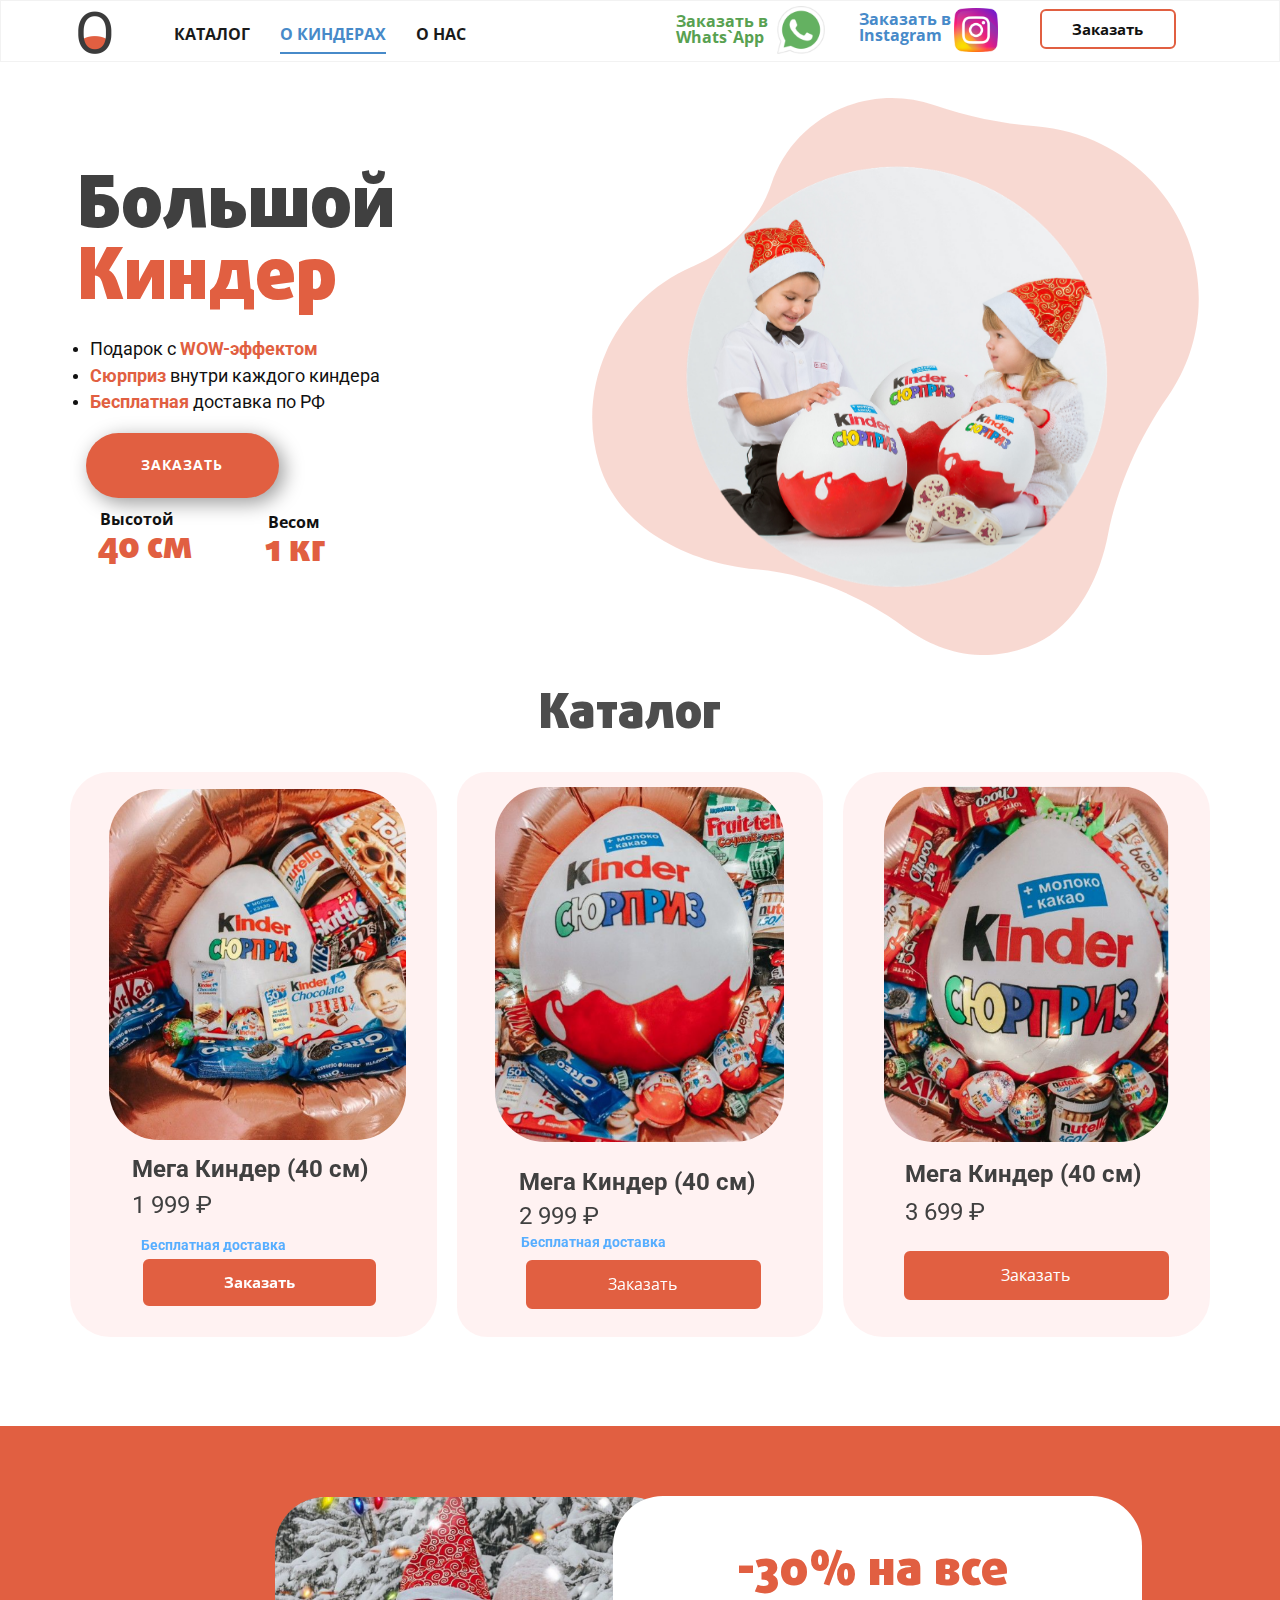
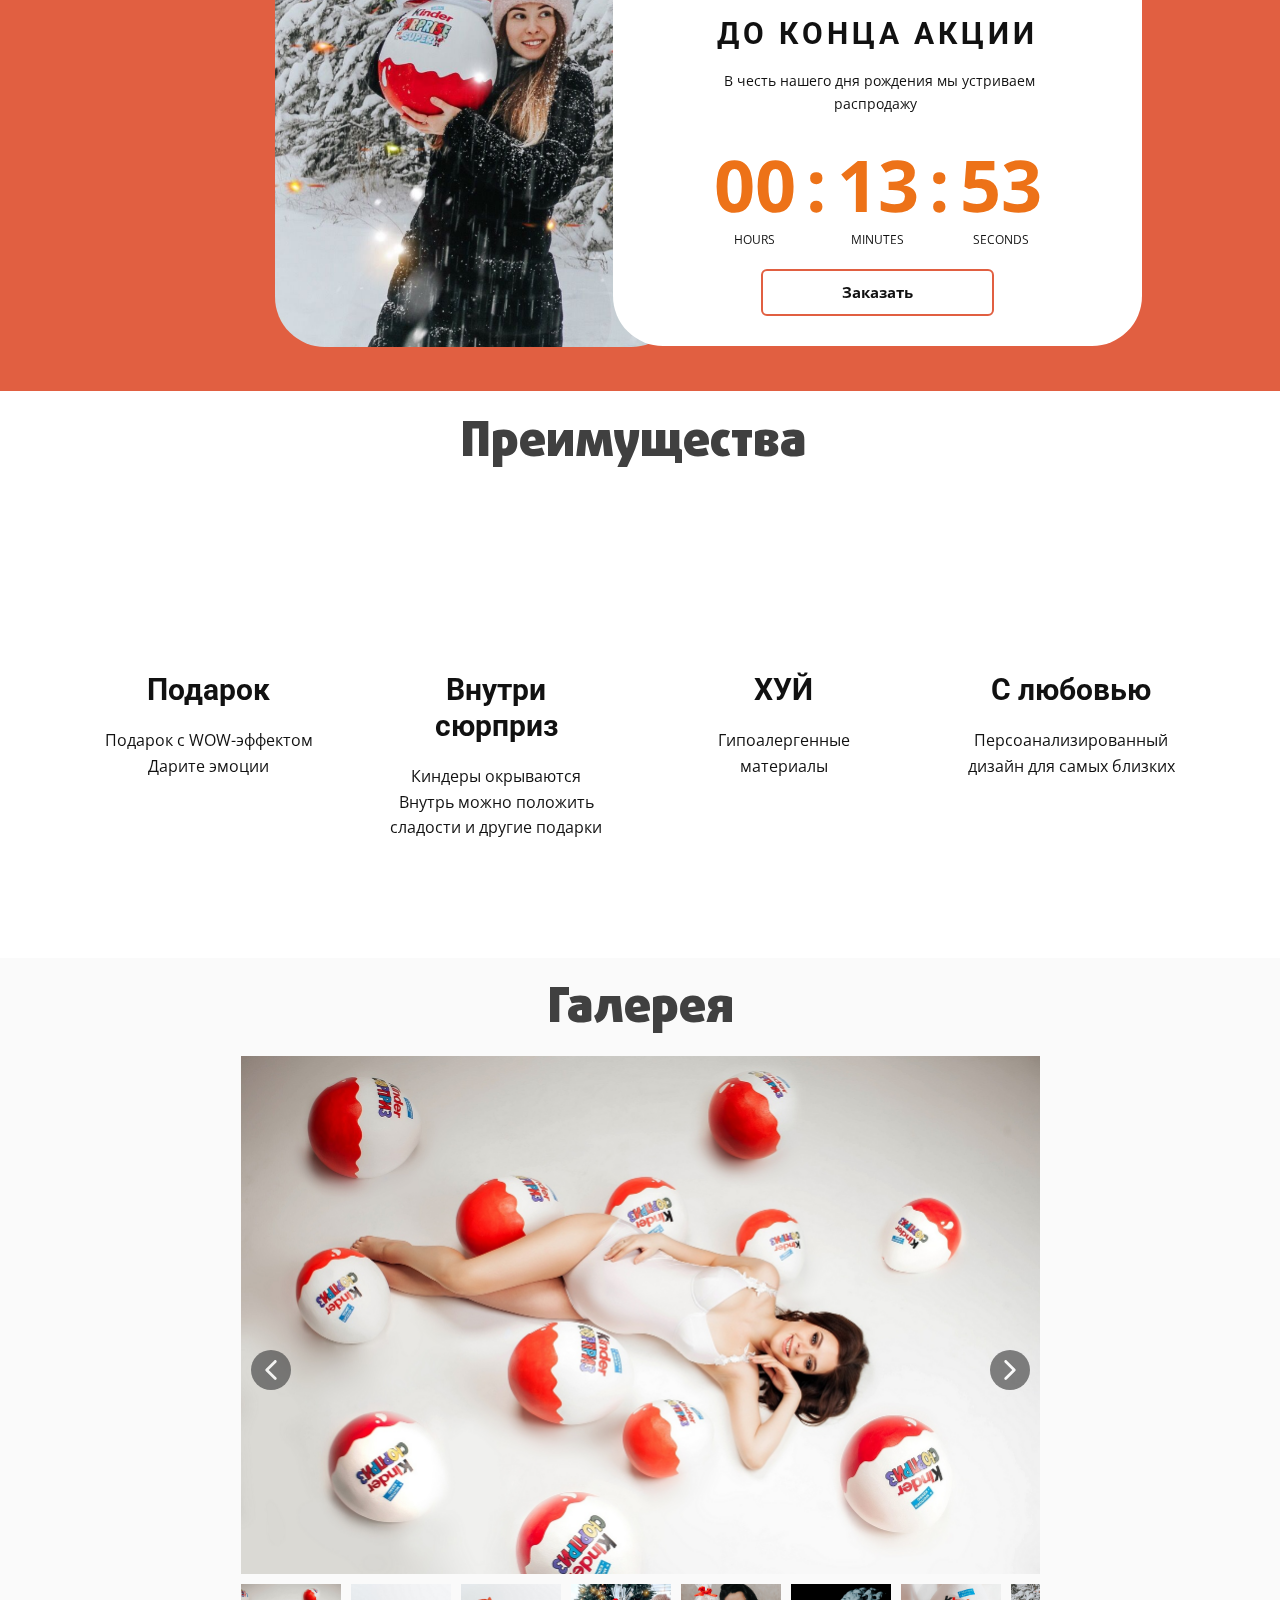
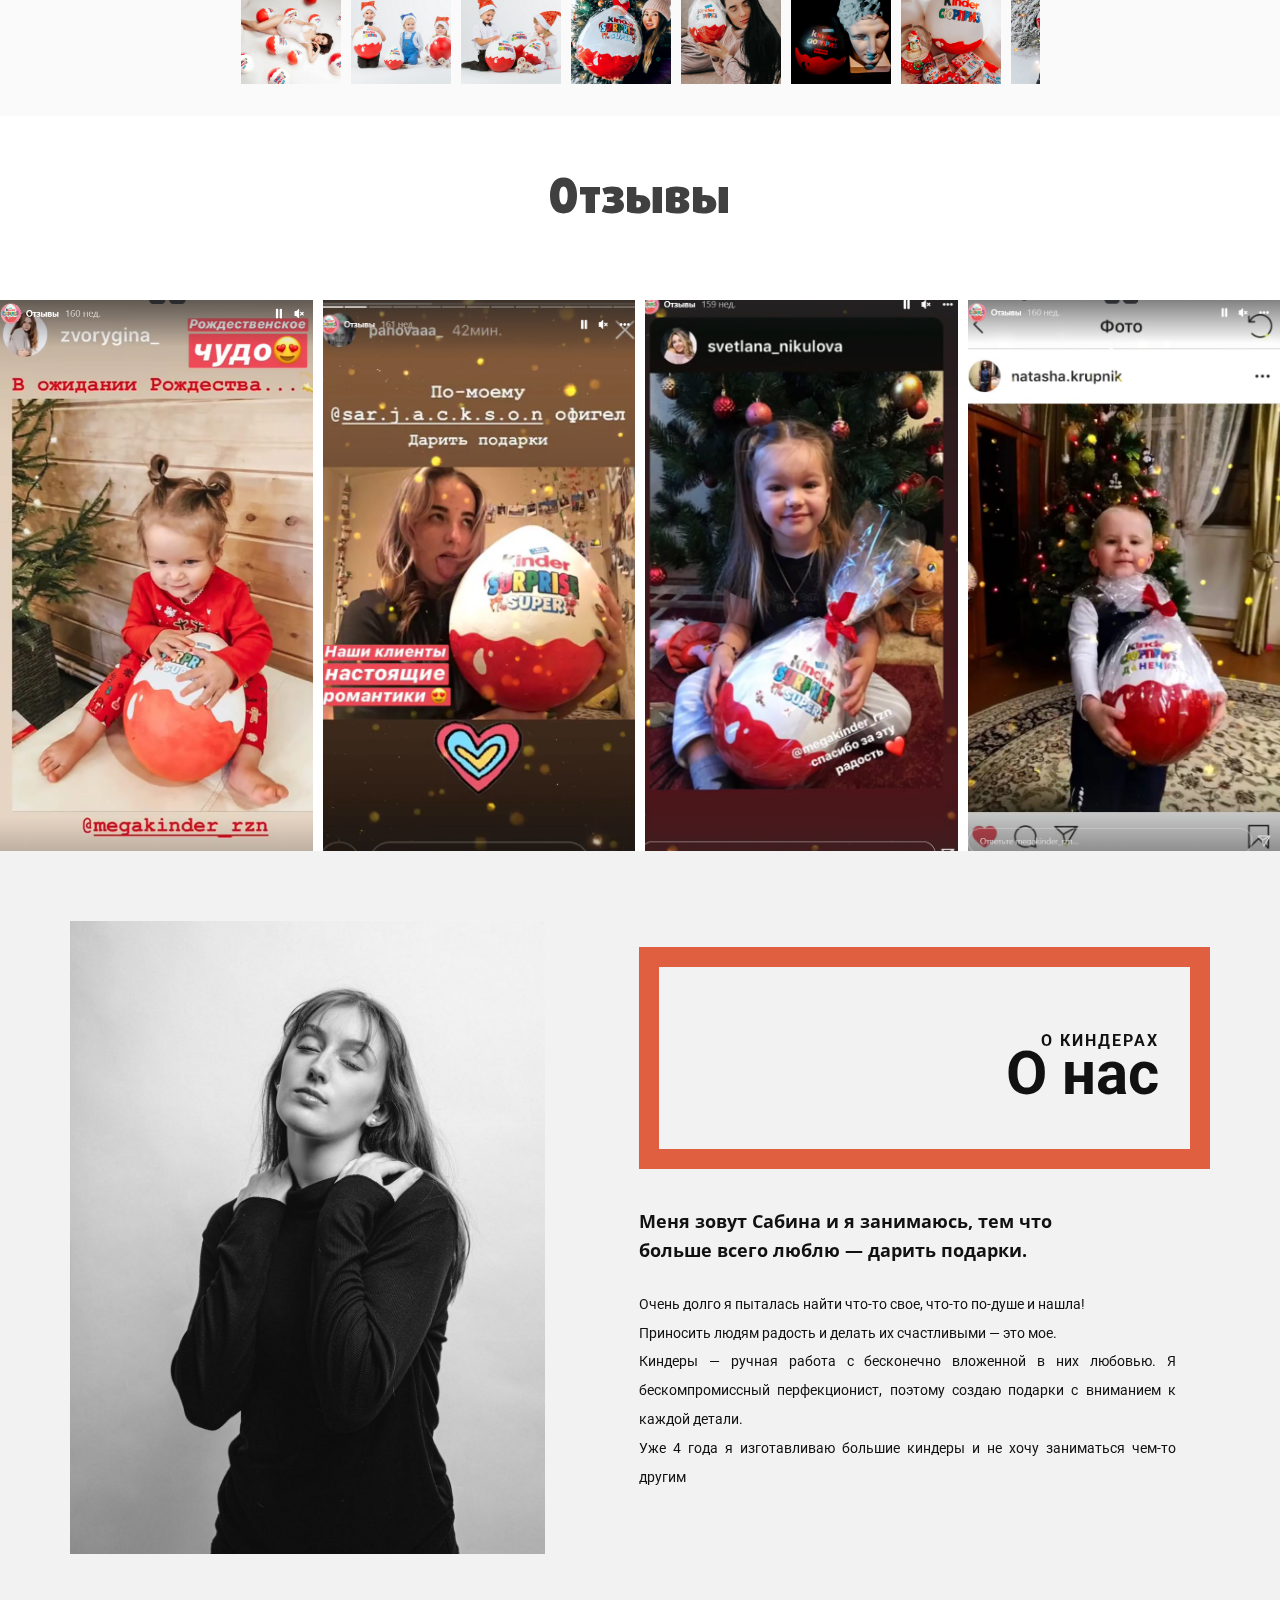
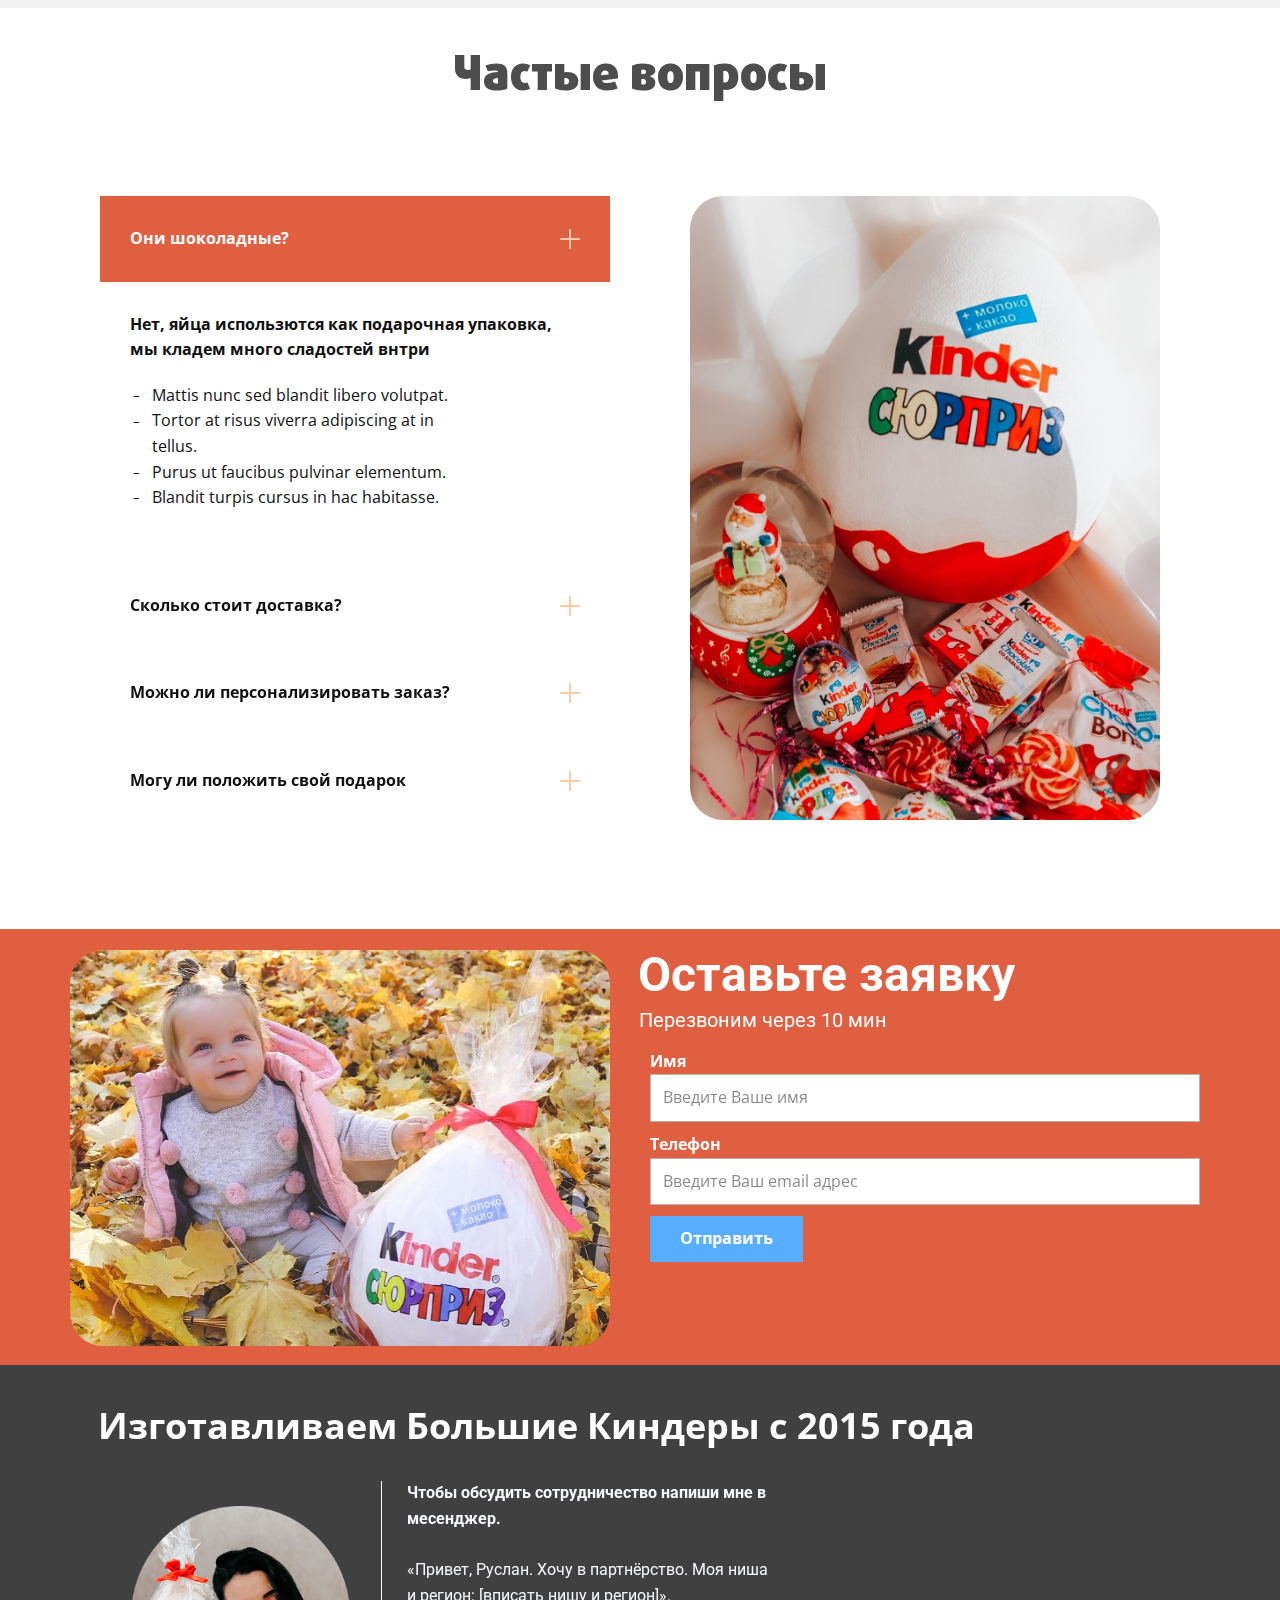
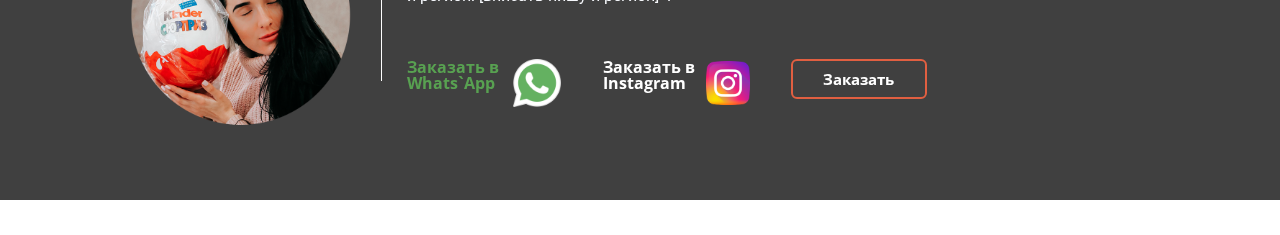
<file: О-Киндерах.html>
<!DOCTYPE html>
<html style="font-size: 16px;">
  <head>
    <meta name="viewport" content="width=device-width, initial-scale=1.0">
    <meta charset="utf-8">
    <meta name="keywords" content="Большой киндер, мега киндер">
    <meta name="description" content="Купите большой Киндер сюрприз с доставкой по РФ">
    <meta name="page_type" content="np-template-header-footer-from-plugin">
    <title>Купите большой Киндер сюрприз с доставкой по РФ</title>
    <link rel="stylesheet" href="nicepage.css" media="screen">
<link rel="stylesheet" href="О-Киндерах.css" media="screen">
    <script class="u-script" type="text/javascript" src="jquery.js" defer=""></script>
    <script class="u-script" type="text/javascript" src="nicepage.js" defer=""></script>
    <meta name="generator" content="Nicepage 4.4.3, nicepage.com">
    
    <link id="u-theme-google-font" rel="stylesheet" href="https://fonts.googleapis.com/css?family=Roboto:100,100i,300,300i,400,400i,500,500i,700,700i,900,900i|Open+Sans:300,300i,400,400i,600,600i,700,700i,800,800i">
    <link id="u-page-google-font" rel="stylesheet" href="https://fonts.googleapis.com/css?family=Roboto:100,100i,300,300i,400,400i,500,500i,700,700i,900,900i">
    
    
    
    
    
    
    
    
    
    
    
    
    
    <script type="application/ld+json">{
		"@context": "http://schema.org",
		"@type": "Organization",
		"name": "Site1",
		"logo": "images/2022-02-02_18-04-42.png",
		"sameAs": [
				"https://wa.me/79997649972?text=%D0%9F%D1%80%D0%B8%D0%B2%D0%B5%D1%82!%20%F0%9F%91%8B",
				"https://www.instagram.com/megakinder_rzn/",
				"https://instagram.com/name",
				"https://www.instagram.com/megakinder_rzn/"
		]
}</script>
    <meta name="theme-color" content="#478ac9">
    <meta property="og:title" content="Купите большой Киндер сюрприз с доставкой по РФ">
    <meta property="og:description" content="Купите большой Киндер сюрприз с доставкой по РФ">
    <meta property="og:type" content="website">
  </head>
  <body class="u-body u-xl-mode"><header class="u-border-1 u-border-grey-5 u-clearfix u-header u-white u-header" id="sec-d764" data-animation-name="" data-animation-duration="0" data-animation-delay="0" data-animation-direction=""><div class="u-clearfix u-sheet u-sheet-1">
        <a href="https://nicepage.com" class="u-hidden-sm u-hidden-xs u-image u-logo u-image-1" data-image-width="200" data-image-height="208">
          <img src="images/2022-02-02_18-04-42.png" class="u-logo-image u-logo-image-1">
        </a>
        <div class="u-social-icons u-spacing-10 u-social-icons-1">
          <a class="u-social-url" title="instagram" target="_blank" href="https://wa.me/79997649972?text=%D0%9F%D1%80%D0%B8%D0%B2%D0%B5%D1%82!%20%F0%9F%91%8B"><span class="u-file-icon u-icon u-social-icon u-social-instagram u-icon-1"><img src="images/1384055.png" alt=""></span>
          </a>
        </div>
        <div class="u-social-icons u-spacing-10 u-social-icons-2">
          <a class="u-social-url" title="instagram" target="_blank" href="https://www.instagram.com/megakinder_rzn/"><span class="u-file-icon u-icon u-social-icon u-social-instagram u-icon-2"><img src="images/1409946.png" alt=""></span>
          </a>
        </div>
        <p class="u-hidden-sm u-hidden-xs u-text u-text-1">
          <a class="u-active-none u-border-none u-btn u-button-link u-button-style u-hover-none u-none u-text-palette-1-base u-btn-1" href="https://www.instagram.com/megakinder_rzn/" target="_blank">Заказать в Instagram</a>
        </p>
        <a href="https://nicepage.com/website-builder" class="u-border-2 u-border-custom-color-27 u-btn u-btn-round u-button-style u-hover-custom-color-27 u-none u-radius-6 u-text-body-color u-text-hover-white u-btn-2">Заказать</a>
        <p class="u-hidden-sm u-hidden-xs u-text u-text-custom-color-7 u-text-2">
          <a class="u-active-none u-border-none u-btn u-button-link u-button-style u-hover-none u-none u-text-custom-color-7 u-btn-3" href="https://wa.me/79997649972?text=%D0%9F%D1%80%D0%B8%D0%B2%D0%B5%D1%82!%20%F0%9F%91%8B" target="_blank">Заказать в Whats`App</a>
        </p>
        <nav class="u-menu u-menu-dropdown u-offcanvas u-menu-1">
          <div class="menu-collapse" style="font-size: 1rem; letter-spacing: 0px; font-weight: 700; text-transform: uppercase;">
            <a class="u-button-style u-custom-active-border-color u-custom-border u-custom-border-color u-custom-borders u-custom-hover-border-color u-custom-padding-bottom u-custom-text-active-color u-custom-text-color u-custom-text-hover-color u-custom-top-bottom-menu-spacing u-nav-link" href="#" style="padding: 8px 0px; font-size: calc(1em + 16px);">
              <svg class="u-svg-link" viewBox="0 0 24 24"><use xmlns:xlink="http://www.w3.org/1999/xlink" xlink:href="#svg-f556"></use></svg>
              <svg class="u-svg-content" version="1.1" id="svg-f556" viewBox="0 0 16 16" x="0px" y="0px" xmlns:xlink="http://www.w3.org/1999/xlink" xmlns="http://www.w3.org/2000/svg"><g><rect y="1" width="16" height="2"></rect><rect y="7" width="16" height="2"></rect><rect y="13" width="16" height="2"></rect>
</g></svg>
            </a>
          </div>
          <div class="u-custom-menu u-nav-container">
            <ul class="u-nav u-spacing-30 u-unstyled u-nav-1"><li class="u-nav-item"><a class="u-border-2 u-border-active-palette-1-base u-border-hover-palette-1-base u-border-no-left u-border-no-right u-border-no-top u-button-style u-nav-link u-text-active-palette-1-base u-text-grey-90 u-text-hover-grey-90" href="О-Киндерах.html#carousel_7240" data-page-id="40025634" style="padding: 10px 0px;">Каталог</a>
</li><li class="u-nav-item"><a class="u-border-2 u-border-active-palette-1-base u-border-hover-palette-1-base u-border-no-left u-border-no-right u-border-no-top u-button-style u-nav-link u-text-active-palette-1-base u-text-grey-90 u-text-hover-grey-90" href="О-Киндерах.html" style="padding: 10px 0px;">О Киндерах</a>
</li><li class="u-nav-item"><a class="u-border-2 u-border-active-palette-1-base u-border-hover-palette-1-base u-border-no-left u-border-no-right u-border-no-top u-button-style u-nav-link u-text-active-palette-1-base u-text-grey-90 u-text-hover-grey-90" href="О-Киндерах.html#carousel_6861" data-page-id="40025634" style="padding: 10px 0px;">О нас</a>
</li></ul>
          </div>
          <div class="u-custom-menu u-nav-container-collapse">
            <div class="u-black u-container-style u-inner-container-layout u-opacity u-opacity-95 u-sidenav">
              <div class="u-inner-container-layout u-sidenav-overflow">
                <div class="u-menu-close"></div>
                <ul class="u-align-center u-nav u-popupmenu-items u-unstyled u-nav-2"><li class="u-nav-item"><a class="u-button-style u-nav-link" href="О-Киндерах.html#carousel_7240" data-page-id="40025634" style="padding: 10px 0px;">Каталог</a>
</li><li class="u-nav-item"><a class="u-button-style u-nav-link" href="О-Киндерах.html" style="padding: 10px 0px;">О Киндерах</a>
</li><li class="u-nav-item"><a class="u-button-style u-nav-link" href="О-Киндерах.html#carousel_6861" data-page-id="40025634" style="padding: 10px 0px;">О нас</a>
</li></ul>
              </div>
            </div>
            <div class="u-black u-menu-overlay u-opacity u-opacity-70"></div>
          </div>
        </nav>
      </div></header>
    <section class="u-clearfix u-section-1" id="sec-a2c5">
      <div class="u-clearfix u-sheet u-sheet-1">
        <div class="u-clearfix u-expanded-width u-layout-wrap u-layout-wrap-1">
          <div class="u-layout">
            <div class="u-layout-row">
              <div class="u-container-style u-expanded-width-sm u-expanded-width-xs u-layout-cell u-size-30 u-layout-cell-1">
                <div class="u-container-layout u-container-layout-1">
                  <h1 class="u-custom-font u-text u-text-1" data-animation-name="jackInTheBox" data-animation-duration="2250" data-animation-direction="">
                    <font class="u-text-palette-2-base"><b>
                        <span class="u-text-grey-75">Большой</span>
                        <span class="u-text-custom-color-27">Киндер</span></b>
                    </font>
                    <br>
                  </h1>
                  <ul class="u-custom-font u-heading-font u-text u-text-2">
                    <li>
                      <span style="font-size: 1.125rem; font-weight: 400;">Подарок с<span class="u-text-palette-2-base">
                          <span style="font-weight: 700;" class="u-text-custom-color-27">WOW-эффекто​м</span>
                        </span>
                      </span>
                    </li>
                    <li>
                      <span style="font-size: 1.125rem; font-weight: 400;">
                        <span class="u-text-custom-color-27" style="font-weight: 700;">Сюрприз</span> внутри каждого киндера&nbsp;
                      </span>
                    </li>
                    <li>
                      <span style="font-size: 1.125rem; font-weight: 400;">
                        <span class="u-text-custom-color-27" style="font-weight: 700;">Бесплатная</span> доставка по РФ
                      </span>
                    </li>
                  </ul>
                  <a href="#sec-f65a" class="u-active-palette-2-light-1 u-align-center u-border-1 u-border-hover-white u-btn u-btn-round u-button-style u-custom-color-27 u-dialog-link u-hover-palette-2-base u-radius-50 u-text-hover-white u-btn-1">Заказать</a>
                  <div class="u-clearfix u-gutter-0 u-layout-custom-sm u-layout-custom-xs u-layout-wrap u-layout-wrap-2">
                    <div class="u-layout">
                      <div class="u-layout-row">
                        <div class="u-container-style u-layout-cell u-size-28 u-layout-cell-2">
                          <div class="u-container-layout u-valign-bottom-xs u-container-layout-2">
                            <p class="u-text u-text-3">Высотой&nbsp;</p>
                            <p class="u-custom-font u-text u-text-custom-color-27 u-text-default u-text-4">40 см</p>
                          </div>
                        </div>
                        <div class="u-container-style u-layout-cell u-size-32 u-layout-cell-3">
                          <div class="u-container-layout u-container-layout-3">
                            <p class="u-text u-text-5">Весом</p>
                            <p class="u-custom-font u-text u-text-custom-color-27 u-text-default-lg u-text-default-md u-text-default-sm u-text-default-xl u-text-6">1 кг</p>
                          </div>
                        </div>
                      </div>
                    </div>
                  </div>
                </div>
              </div>
              <div class="u-container-style u-layout-cell u-size-30 u-layout-cell-4">
                <div class="u-container-layout u-container-layout-4">
                  <div class="u-shape u-shape-svg u-text-custom-color-28 u-shape-1">
                    <svg class="u-svg-link" preserveAspectRatio="none" viewBox="0 0 160 150" style=""><use xmlns:xlink="http://www.w3.org/1999/xlink" xlink:href="#svg-4d96"></use></svg>
                    <svg xmlns="http://www.w3.org/2000/svg" xmlns:xlink="http://www.w3.org/1999/xlink" version="1.1" xml:space="preserve" class="u-svg-content" viewBox="0 0 160 150" x="0px" y="0px" id="svg-4d96"><path d="M43.2,126.9c14.2,1.3,27.6,7,39.1,15.6c8.3,6.1,19.4,10.3,32.7,5.3c11.7-4.4,18.6-17.4,21-30.2c2.6-13.3,8.1-25.9,15.7-37.1
	c8.3-12.1,10.8-27.9,5.3-42.7C150.5,20.3,134.6,9,117,7.6C107.9,6.9,98.8,5,90.1,1.9C83-0.6,75-0.7,67.4,2.1
	c-9.9,3.7-17,11.6-20.1,21c-3.3,10.1-10.9,18-20.6,22.2c-0.1,0-0.1,0.1-0.2,0.1c-20.3,8.9-31,32-24.6,53.2
	C6.9,115.6,25.2,125.2,43.2,126.9z"></path></svg>
                  </div>
                  <img class="infinite u-expanded-width-md u-expanded-width-sm u-expanded-width-xs u-image u-image-default u-image-1" src="images/RfDeV08KGWM.png" data-image-width="2560" data-image-height="1707" data-animation-name="pulse" data-animation-duration="5000" data-animation-delay="0" data-animation-direction="">
                </div>
              </div>
            </div>
          </div>
        </div>
      </div>
    </section>
    <section class="u-align-left u-clearfix u-section-2" id="carousel_7240">
      <div class="u-clearfix u-sheet u-sheet-1">
        <h1 class="u-custom-font u-text u-text-default u-text-grey-70 u-text-1">Каталог</h1>
        <div class="u-clearfix u-expanded-width u-gutter-20 u-layout-wrap u-layout-wrap-1">
          <div class="u-layout">
            <div class="u-layout-row">
              <div class="u-container-style u-custom-color-29 u-layout-cell u-radius-50 u-shape-round u-size-20 u-layout-cell-1">
                <div class="u-container-layout u-container-layout-1">
                  <img class="u-image u-image-round u-radius-50 u-image-1" src="images/2022-01-31_22-57-53.png" alt="" data-image-width="417" data-image-height="598">
                  <h4 class="u-text u-text-default u-text-2">Мега Киндер (40 см)</h4>
                  <h4 class="u-text u-text-default u-text-3">1 999 ₽</h4>
                  <h5 class="u-text u-text-custom-color-19 u-text-default u-text-4">Бесплатная доставка</h5>
                  <a href="#sec-f65a" class="u-border-2 u-border-custom-color-27 u-btn u-btn-round u-button-style u-custom-color-27 u-dialog-link u-hover-custom-color-27 u-radius-6 u-text-hover-white u-text-white u-btn-1">Заказать</a>
                </div>
              </div>
              <div class="u-container-style u-custom-color-29 u-layout-cell u-radius-40 u-shape-round u-size-20 u-layout-cell-2">
                <div class="u-container-layout u-container-layout-2">
                  <img class="u-image u-image-round u-radius-50 u-image-2" src="images/2022-01-31_22-58-19.png" alt="" data-image-width="410" data-image-height="600">
                  <h4 class="u-text u-text-default u-text-5">Мега Киндер (40 см)</h4>
                  <h4 class="u-text u-text-default u-text-grey-75 u-text-6">2 999<span style="font-weight: 700;"></span> ₽
                  </h4>
                  <h5 class="u-text u-text-custom-color-19 u-text-default u-text-7">Бесплатная доставка</h5>
                  <a href="#sec-f65a" class="u-border-2 u-border-custom-color-27 u-btn u-btn-round u-button-style u-custom-color-27 u-dialog-link u-hover-custom-color-27 u-radius-6 u-text-hover-white u-text-white u-btn-2">Заказать</a>
                </div>
              </div>
              <div class="u-container-style u-custom-color-29 u-layout-cell u-radius-50 u-size-20 u-layout-cell-3">
                <div class="u-container-layout u-container-layout-3">
                  <img class="u-image u-image-round u-radius-50 u-image-3" src="images/2022-01-31_22-58-31.png" alt="" data-image-width="418" data-image-height="599">
                  <h4 class="u-text u-text-default u-text-8">Мега Киндер (40 см)</h4>
                  <h4 class="u-text u-text-default u-text-grey-75 u-text-9">3 699<span style="font-weight: 700;"></span> ₽
                  </h4>
                  <a href="#sec-f65a" class="u-border-2 u-border-custom-color-27 u-btn u-btn-round u-button-style u-custom-color-27 u-dialog-link u-hover-custom-color-27 u-radius-6 u-text-hover-white u-text-white u-btn-3">Заказать</a>
                </div>
              </div>
            </div>
          </div>
        </div>
      </div>
    </section>
    <section class="u-clearfix u-custom-color-27 u-section-3" id="carousel_e1cf">
      <div class="u-clearfix u-sheet u-valign-middle-sm u-valign-middle-xs u-sheet-1">
        <img class="u-hidden-sm u-hidden-xs u-image u-image-round u-radius-50 u-image-1" src="images/2022-01-31_22-59-36.png" alt="" data-image-width="680" data-image-height="773">
        <div class="u-align-center u-container-style u-expanded-width-xs u-group u-radius-50 u-shape-round u-white u-group-1">
          <div class="u-container-layout u-valign-bottom u-container-layout-1">
            <h1 class="u-custom-font u-text u-text-custom-color-27 u-text-1">-30% на все&nbsp;</h1>
            <h2 class="u-text u-text-default u-text-2">До конца акции</h2>
            <p class="u-text u-text-3">&nbsp;В честь нашего дня рождения мы устриваем распродажу&nbsp;</p>
            <div class="u-countdown u-countdown-1" data-timer-id="baae" data-type="to-date" data-target-date="Thu, 30 Dec 2021 00:31:01 GMT" data-for="per-visitor" data-direction="down" data-time-left="14m" data-target-number="100" data-start-time="Wed Jan 12 2022 16:19:44 GMT+0300 (Moscow Standard Time)" data-frequency="1s" data-after-count="none" data-redirect-url="https://">
              <div class="u-countdown-wrapper u-spacing-20">
                <div class="u-countdown-item u-countdown-years u-hidden u-spacing-10">
                  <div class="u-countdown-counter u-countdown-counter-1"><div class="u-countdown-number u-text-palette-3-base">0</div><div class="u-countdown-number u-hidden u-text-palette-3-base">0</div></div>
                  <div class="u-countdown-label u-countdown-label-1">Years</div>
                </div>
                <div class="u-countdown-separator u-hidden u-text-palette-3-base u-countdown-separator-1">:</div>
                <div class="u-countdown-days u-countdown-item u-hidden u-spacing-10">
                  <div class="u-countdown-counter u-countdown-counter-2"><div class="u-countdown-number u-text-palette-3-base">0</div><div class="u-countdown-number u-hidden u-text-palette-3-base">6</div><div class="u-countdown-number u-hidden u-text-palette-3-base">0</div></div>
                  <div class="u-countdown-label u-countdown-label-2">Days</div>
                </div>
                <div class="u-countdown-separator u-hidden u-text-palette-3-base u-countdown-separator-2">:</div>
                <div class="u-countdown-hours u-countdown-item u-spacing-10">
                  <div class="u-countdown-counter u-countdown-counter-3"><div class="u-countdown-number u-text-palette-3-base">0</div><div class="u-countdown-number u-text-palette-3-base">0</div></div>
                  <div class="u-countdown-label u-countdown-label-3">Hours</div>
                </div>
                <div class="u-countdown-separator u-text-palette-3-base u-countdown-separator-3">:</div>
                <div class="u-countdown-item u-countdown-minutes u-spacing-10">
                  <div class="u-countdown-counter u-countdown-counter-4"><div class="u-countdown-number u-text-palette-3-base">1</div><div class="u-countdown-number u-text-palette-3-base">4</div></div>
                  <div class="u-countdown-label u-countdown-label-4">Minutes</div>
                </div>
                <div class="u-countdown-separator u-text-palette-3-base u-countdown-separator-4">:</div>
                <div class="u-countdown-item u-countdown-seconds u-spacing-10">
                  <div class="u-countdown-counter u-countdown-counter-5"><div class="u-countdown-number u-text-palette-3-base">0</div><div class="u-countdown-number u-text-palette-3-base">0</div></div>
                  <div class="u-countdown-label u-countdown-label-5">Seconds</div>
                </div>
                <div class="u-countdown-separator u-hidden u-text-palette-3-base u-countdown-separator-5">:</div>
                <div class="u-countdown-item u-countdown-numbers u-hidden u-spacing-10">
                  <div class="u-countdown-counter u-countdown-counter-6"><div class="u-countdown-number u-text-palette-3-base">0</div><div class="u-countdown-number u-text-palette-3-base">0</div></div>
                  <div class="u-countdown-label u-countdown-label-6">Items</div>
                </div>
              </div>
              <div class="u-countdown-message u-hidden">
                <p>Sorry, the time is up.</p>
              </div>
            </div>
            <a href="#sec-f65a" class="u-border-2 u-border-custom-color-27 u-btn u-btn-round u-button-style u-dialog-link u-hover-custom-color-27 u-none u-radius-6 u-text-body-color u-text-hover-white u-btn-1">Заказать</a>
          </div>
        </div>
      </div>
    </section>
    <section class="u-align-center u-clearfix u-section-4" id="sec-e8b1">
      <div class="u-align-left u-clearfix u-sheet u-sheet-1">
        <h3 class="u-custom-font u-text u-text-grey-75 u-text-1"> Преимущества</h3>
        <div class="u-expanded-width u-list u-list-1">
          <div class="u-repeater u-repeater-1">
            <div class="u-container-style u-list-item u-repeater-item">
              <div class="u-container-layout u-similar-container u-container-layout-1"><span class="u-icon u-icon-circle u-text-custom-color-27 u-icon-1" data-animation-name="rollIn" data-animation-duration="1000" data-animation-direction=""><svg class="u-svg-link" preserveAspectRatio="xMidYMin slice" viewBox="0 0 512 512" style=""><use xmlns:xlink="http://www.w3.org/1999/xlink" xlink:href="#svg-36a5"></use></svg><svg class="u-svg-content" viewBox="0 0 512 512" x="0px" y="0px" id="svg-36a5" style="enable-background:new 0 0 512 512;"><g><g><path d="M478.609,99.726H441.34c4.916-7.78,8.16-16.513,9.085-25.749C453.38,44.46,437.835,18,411.37,6.269    c-24.326-10.783-51.663-6.375-71.348,11.479l-47.06,42.65c-9.165-10.024-22.34-16.324-36.962-16.324    c-14.648,0-27.844,6.32-37.011,16.375l-47.12-42.706C152.152-0.111,124.826-4.502,100.511,6.275    C74.053,18.007,58.505,44.476,61.469,73.992c0.927,9.229,4.169,17.958,9.084,25.734H33.391C14.949,99.726,0,114.676,0,133.117    v50.087c0,9.22,7.475,16.696,16.696,16.696h478.609c9.22,0,16.696-7.475,16.696-16.696v-50.087    C512,114.676,497.051,99.726,478.609,99.726z M205.913,94.161v5.565H127.37c-20.752,0-37.084-19.346-31.901-40.952    c2.283-9.515,9.151-17.626,18.034-21.732c12.198-5.638,25.71-3.828,35.955,5.445l56.469,51.182    C205.924,93.834,205.913,93.996,205.913,94.161z M417.294,69.544c-1.244,17.353-16.919,30.184-34.316,30.184h-76.891v-5.565    c0-0.197-0.012-0.392-0.014-0.589c12.792-11.596,40.543-36.748,55.594-50.391c8.554-7.753,20.523-11.372,31.587-8.072    C409.131,39.847,418.455,53.349,417.294,69.544z"></path>
</g>
</g><g><g><path d="M33.391,233.291v244.87c0,18.442,14.949,33.391,33.391,33.391h155.826V233.291H33.391z"></path>
</g>
</g><g><g><path d="M289.391,233.291v278.261h155.826c18.442,0,33.391-14.949,33.391-33.391v-244.87H289.391z"></path>
</g>
</g></svg>
            
            
          </span>
                <h3 class="u-align-center u-text u-text-default u-text-2">Подарок</h3>
                <p class="u-align-center u-text u-text-3"> Подарок с WOW-эффектом<br>Дарите эмоции
                </p>
              </div>
            </div>
            <div class="u-align-center u-container-style u-list-item u-repeater-item">
              <div class="u-container-layout u-similar-container u-container-layout-2"><span class="u-icon u-icon-circle u-text-custom-color-27 u-icon-2" data-animation-name="rollIn" data-animation-duration="1000" data-animation-direction=""><svg class="u-svg-link" preserveAspectRatio="xMidYMin slice" viewBox="0 0 511.846 511.846" style=""><use xmlns:xlink="http://www.w3.org/1999/xlink" xlink:href="#svg-2bb9"></use></svg><svg class="u-svg-content" viewBox="0 0 511.846 511.846" id="svg-2bb9"><g><path d="m225.336 258.021-163.44-88.824c-7.27-3.949-15.855-3.786-22.969.443-7.114 4.228-11.359 11.693-11.359 19.969v206.052c0 8.337 4.502 16.076 11.75 20.197l163.443 92.917c3.603 2.048 7.543 3.071 11.484 3.071 4.016 0 8.031-1.063 11.682-3.188 7.231-4.207 11.548-11.714 11.548-20.081v-210.143c0-8.521-4.65-16.343-12.139-20.413z"></path><path d="m454.621 115.6c-.011-8.7-4.817-16.591-12.54-20.594l-178.226-92.399c-6.748-3.5-14.791-3.474-21.514.065l-175.605 92.399c-7.646 4.025-12.402 11.892-12.413 20.533-.01 8.639 4.727 16.517 12.362 20.559l175.606 92.976c3.4 1.799 7.133 2.699 10.868 2.699 3.689 0 7.379-.878 10.745-2.635l178.23-92.974c7.714-4.024 12.499-11.929 12.487-20.629z"></path><path d="m472.919 169.64c-7.11-4.229-15.699-4.396-22.966-.444l-163.445 88.825c-7.487 4.07-12.137 11.891-12.137 20.412v210.143c0 8.367 4.317 15.874 11.548 20.081 3.651 2.125 7.665 3.187 11.682 3.187 3.94 0 7.882-1.023 11.484-3.07l163.444-92.917c7.248-4.121 11.749-11.86 11.749-20.197v-206.051c0-8.276-4.245-15.741-11.359-19.969z"></path>
</g></svg>
            
            
          </span>
                <h3 class="u-align-center u-text u-text-default u-text-4">Внутри сюрприз</h3>
                <p class="u-align-center u-text u-text-5">Киндеры окрываются<br>Внутрь можно положить сладости и другие подарки
                </p>
              </div>
            </div>
            <div class="u-container-style u-list-item u-repeater-item">
              <div class="u-container-layout u-similar-container u-container-layout-3"><span class="u-icon u-icon-circle u-text-custom-color-27 u-icon-3" data-animation-name="rollIn" data-animation-duration="1000" data-animation-direction=""><svg class="u-svg-link" preserveAspectRatio="xMidYMin slice" viewBox="0 0 512 512" style=""><use xmlns:xlink="http://www.w3.org/1999/xlink" xlink:href="#svg-a5cb"></use></svg><svg class="u-svg-content" viewBox="0 0 512 512" x="0px" y="0px" id="svg-a5cb" style="enable-background:new 0 0 512 512;"><g><g><path d="M493.563,431.87l-58.716-125.913c-32.421,47.207-83.042,80.822-141.639,91.015l49.152,105.401    c6.284,13.487,25.732,12.587,30.793-1.341l25.193-69.204l5.192-2.421l69.205,25.193    C486.63,459.696,499.839,445.304,493.563,431.87z"></path>
</g>
</g><g><g><path d="M256.001,0C154.815,0,72.485,82.325,72.485,183.516s82.331,183.516,183.516,183.516    c101.186,0,183.516-82.325,183.516-183.516S357.188,0,256.001,0z M345.295,170.032l-32.541,31.722l7.69,44.804    c2.351,13.679-12.062,23.956-24.211,17.585l-40.231-21.148l-40.231,21.147c-12.219,6.416-26.549-3.982-24.211-17.585l7.69-44.804    l-32.541-31.722c-9.89-9.642-4.401-26.473,9.245-28.456l44.977-6.533l20.116-40.753c6.087-12.376,23.819-12.387,29.913,0    l20.116,40.753l44.977,6.533C349.697,143.557,355.185,160.389,345.295,170.032z"></path>
</g>
</g><g><g><path d="M77.156,305.957L18.44,431.87c-6.305,13.497,7.023,27.81,20.821,22.727l69.204-25.193l5.192,2.421l25.193,69.205    c5.051,13.899,24.496,14.857,30.793,1.342l49.152-105.401C160.198,386.779,109.578,353.165,77.156,305.957z"></path>
</g>
</g></svg>
            
            
          </span>
                <h3 class="u-align-center u-text u-text-default u-text-6">ХУЙ</h3>
                <p class="u-align-center u-text u-text-7">Гипоалергенные материалы</p>
              </div>
            </div>
            <div class="u-container-style u-list-item u-repeater-item">
              <div class="u-container-layout u-similar-container u-container-layout-4"><span class="u-icon u-icon-circle u-text-custom-color-27 u-icon-4" data-animation-name="rollIn" data-animation-duration="1000" data-animation-direction=""><svg class="u-svg-link" preserveAspectRatio="xMidYMin slice" viewBox="0 0 51.997 51.997" style=""><use xmlns:xlink="http://www.w3.org/1999/xlink" xlink:href="#svg-b9bb"></use></svg><svg class="u-svg-content" viewBox="0 0 51.997 51.997" x="0px" y="0px" id="svg-b9bb" style="enable-background:new 0 0 51.997 51.997;"><path d="M51.911,16.242C51.152,7.888,45.239,1.827,37.839,1.827c-4.93,0-9.444,2.653-11.984,6.905
	c-2.517-4.307-6.846-6.906-11.697-6.906c-7.399,0-13.313,6.061-14.071,14.415c-0.06,0.369-0.306,2.311,0.442,5.478
	c1.078,4.568,3.568,8.723,7.199,12.013l18.115,16.439l18.426-16.438c3.631-3.291,6.121-7.445,7.199-12.014
	C52.216,18.553,51.97,16.611,51.911,16.242z"></path></svg>
            
            
          </span>
                <h3 class="u-align-center u-text u-text-default u-text-8">С любовью</h3>
                <p class="u-align-center u-text u-text-9">Персоанализированный дизайн для самых близких</p>
              </div>
            </div>
          </div>
        </div>
      </div>
    </section>
    <section class="u-align-center u-clearfix u-custom-color-30 u-section-5" id="sec-b9be">
      <div class="u-clearfix u-sheet u-sheet-1">
        <h1 class="u-custom-font u-text u-text-default u-text-grey-75 u-text-1">Галерея</h1>
        <div class="u-carousel u-expanded-width-xs u-gallery u-layout-thumbnails u-lightbox u-no-transition u-show-text-always u-gallery-1" id="carousel-e131" data-interval="5000" data-u-ride="carousel">
          <div class="u-carousel-inner u-gallery-inner" role="listbox">
            <div class="u-active u-carousel-item u-gallery-item u-carousel-item-1">
              <div class="u-back-slide" data-image-width="1600" data-image-height="1067">
                <img class="u-back-image u-expanded" src="images/YJSS7aihfiY.jpg">
              </div>
              <div class="u-over-slide u-over-slide-1">
                <h3 class="u-gallery-heading">Sample Title</h3>
                <p class="u-gallery-text">Sample Text</p>
              </div>
            </div>
            <div class="u-carousel-item u-gallery-item u-carousel-item-2">
              <div class="u-back-slide" data-image-width="1600" data-image-height="1067">
                <img class="u-back-image u-expanded" src="images/tLucCTvCTFQ.jpg">
              </div>
              <div class="u-over-slide u-over-slide-2">
                <h3 class="u-gallery-heading">Sample Title</h3>
                <p class="u-gallery-text">Sample Text</p>
              </div>
            </div>
            <div class="u-carousel-item u-gallery-item u-carousel-item-3" data-image-width="2836" data-image-height="1875">
              <div class="u-back-slide" data-image-width="1600" data-image-height="1067">
                <img class="u-back-image u-expanded" src="images/RfDeV08KGWM1.jpg">
              </div>
              <div class="u-over-slide u-over-slide-3">
                <h3 class="u-gallery-heading">Sample Title</h3>
                <p class="u-gallery-text">Sample Text</p>
              </div>
              <style data-mode="XL"></style>
              <style data-mode="LG"></style>
              <style data-mode="MD"></style>
              <style data-mode="SM"></style>
              <style data-mode="XS"></style>
            </div>
            <div class="u-carousel-item u-gallery-item u-carousel-item-4" data-image-width="1600" data-image-height="1066">
              <div class="u-back-slide">
                <img class="u-back-image u-expanded" src="images/puszFxWumd4.jpg">
              </div>
              <div class="u-over-slide u-over-slide-4">
                <h3 class="u-gallery-heading"></h3>
                <p class="u-gallery-text"></p>
              </div>
              <style data-mode="XL"></style>
              <style data-mode="LG"></style>
              <style data-mode="MD"></style>
              <style data-mode="SM"></style>
              <style data-mode="XS"></style>
            </div>
            <div class="u-carousel-item u-gallery-item u-carousel-item-5" data-image-width="1067" data-image-height="1600">
              <div class="u-back-slide">
                <img class="u-back-image u-expanded" src="images/Vi59nPNxLI4.jpg">
              </div>
              <div class="u-over-slide u-over-slide-5">
                <h3 class="u-gallery-heading"></h3>
                <p class="u-gallery-text"></p>
              </div>
              <style data-mode="XL"></style>
              <style data-mode="LG"></style>
              <style data-mode="MD"></style>
              <style data-mode="SM"></style>
              <style data-mode="XS"></style>
            </div>
            <div class="u-carousel-item u-gallery-item u-carousel-item-6" data-image-width="1600" data-image-height="1067">
              <div class="u-back-slide">
                <img class="u-back-image u-expanded" src="images/4zQ8_LNhCEk.jpg">
              </div>
              <div class="u-over-slide u-over-slide-6">
                <h3 class="u-gallery-heading"></h3>
                <p class="u-gallery-text"></p>
              </div>
              <style data-mode="XL"></style>
              <style data-mode="LG"></style>
              <style data-mode="MD"></style>
              <style data-mode="SM"></style>
              <style data-mode="XS"></style>
            </div>
            <div class="u-carousel-item u-gallery-item u-carousel-item-7" data-image-width="1067" data-image-height="1600">
              <div class="u-back-slide">
                <img class="u-back-image u-expanded" src="images/v_HkQKzMfok.jpg">
              </div>
              <div class="u-over-slide u-over-slide-7">
                <h3 class="u-gallery-heading"></h3>
                <p class="u-gallery-text"></p>
              </div>
              <style data-mode="XL"></style>
              <style data-mode="LG"></style>
              <style data-mode="MD"></style>
              <style data-mode="SM"></style>
              <style data-mode="XS"></style>
            </div>
            <div class="u-carousel-item u-gallery-item u-carousel-item-8" data-image-width="680" data-image-height="773">
              <div class="u-back-slide">
                <img class="u-back-image u-expanded" src="images/2022-01-31_22-59-36.png">
              </div>
              <div class="u-over-slide u-over-slide-8">
                <h3 class="u-gallery-heading"></h3>
                <p class="u-gallery-text"></p>
              </div>
              <style data-mode="XL"></style>
              <style data-mode="LG"></style>
              <style data-mode="MD"></style>
              <style data-mode="SM"></style>
              <style data-mode="XS"></style>
            </div>
            <div class="u-carousel-item u-gallery-item u-carousel-item-9" data-image-width="657" data-image-height="656">
              <div class="u-back-slide">
                <img class="u-back-image u-expanded" src="images/2022-01-31_22-59-09.png">
              </div>
              <div class="u-over-slide u-over-slide-9">
                <h3 class="u-gallery-heading"></h3>
                <p class="u-gallery-text"></p>
              </div>
              <style data-mode="XL"></style>
              <style data-mode="LG"></style>
              <style data-mode="MD"></style>
              <style data-mode="SM"></style>
              <style data-mode="XS"></style>
            </div>
          </div>
          <a class="u-absolute-vcenter u-carousel-control u-carousel-control-prev u-grey-70 u-icon-circle u-opacity u-opacity-70 u-spacing-10 u-text-white u-carousel-control-1" href="#carousel-e131" role="button" data-u-slide="prev">
            <span aria-hidden="true">
              <svg viewBox="0 0 451.847 451.847"><path d="M97.141,225.92c0-8.095,3.091-16.192,9.259-22.366L300.689,9.27c12.359-12.359,32.397-12.359,44.751,0
c12.354,12.354,12.354,32.388,0,44.748L173.525,225.92l171.903,171.909c12.354,12.354,12.354,32.391,0,44.744
c-12.354,12.365-32.386,12.365-44.745,0l-194.29-194.281C100.226,242.115,97.141,234.018,97.141,225.92z"></path></svg>
            </span>
            <span class="sr-only">
              <svg viewBox="0 0 451.847 451.847"><path d="M97.141,225.92c0-8.095,3.091-16.192,9.259-22.366L300.689,9.27c12.359-12.359,32.397-12.359,44.751,0
c12.354,12.354,12.354,32.388,0,44.748L173.525,225.92l171.903,171.909c12.354,12.354,12.354,32.391,0,44.744
c-12.354,12.365-32.386,12.365-44.745,0l-194.29-194.281C100.226,242.115,97.141,234.018,97.141,225.92z"></path></svg>
            </span>
          </a>
          <a class="u-absolute-vcenter u-carousel-control u-carousel-control-next u-grey-70 u-icon-circle u-opacity u-opacity-70 u-spacing-10 u-text-white u-carousel-control-2" href="#carousel-e131" role="button" data-u-slide="next">
            <span aria-hidden="true">
              <svg viewBox="0 0 451.846 451.847"><path d="M345.441,248.292L151.154,442.573c-12.359,12.365-32.397,12.365-44.75,0c-12.354-12.354-12.354-32.391,0-44.744
L278.318,225.92L106.409,54.017c-12.354-12.359-12.354-32.394,0-44.748c12.354-12.359,32.391-12.359,44.75,0l194.287,194.284
c6.177,6.18,9.262,14.271,9.262,22.366C354.708,234.018,351.617,242.115,345.441,248.292z"></path></svg>
            </span>
            <span class="sr-only">
              <svg viewBox="0 0 451.846 451.847"><path d="M345.441,248.292L151.154,442.573c-12.359,12.365-32.397,12.365-44.75,0c-12.354-12.354-12.354-32.391,0-44.744
L278.318,225.92L106.409,54.017c-12.354-12.359-12.354-32.394,0-44.748c12.354-12.359,32.391-12.359,44.75,0l194.287,194.284
c6.177,6.18,9.262,14.271,9.262,22.366C354.708,234.018,351.617,242.115,345.441,248.292z"></path></svg>
            </span>
          </a>
          <ol class="u-carousel-thumbnails u-spacing-10 u-carousel-thumbnails-1">
            <li class="u-active u-carousel-thumbnail u-carousel-thumbnail-1" data-u-target="#carousel-e131" data-u-slide-to="0">
              <img class="u-carousel-thumbnail-image u-image" src="images/YJSS7aihfiY.jpg">
            </li>
            <li class="u-carousel-thumbnail u-carousel-thumbnail-2" data-u-target="#carousel-e131" data-u-slide-to="1">
              <img class="u-carousel-thumbnail-image u-image" src="images/tLucCTvCTFQ.jpg">
            </li>
            <li class="u-carousel-thumbnail u-carousel-thumbnail-3" data-u-target="#carousel-e131" data-u-slide-to="2">
              <img class="u-carousel-thumbnail-image u-image" src="images/RfDeV08KGWM1.jpg">
            </li>
            <li class="u-carousel-thumbnail u-carousel-thumbnail-1" data-u-target="#carousel-e131" data-u-slide-to="3">
              <img class="u-carousel-thumbnail-image u-image" src="images/puszFxWumd4.jpg">
            </li>
            <li class="u-carousel-thumbnail u-carousel-thumbnail-1" data-u-target="#carousel-e131" data-u-slide-to="4">
              <img class="u-carousel-thumbnail-image u-image" src="images/Vi59nPNxLI4.jpg">
            </li>
            <li class="u-carousel-thumbnail u-carousel-thumbnail-1" data-u-target="#carousel-e131" data-u-slide-to="5">
              <img class="u-carousel-thumbnail-image u-image" src="images/4zQ8_LNhCEk.jpg">
            </li>
            <li class="u-carousel-thumbnail u-carousel-thumbnail-1" data-u-target="#carousel-e131" data-u-slide-to="6">
              <img class="u-carousel-thumbnail-image u-image" src="images/v_HkQKzMfok.jpg">
            </li>
            <li class="u-carousel-thumbnail u-carousel-thumbnail-1" data-u-target="#carousel-e131" data-u-slide-to="7">
              <img class="u-carousel-thumbnail-image u-image" src="images/2022-01-31_22-59-36.png">
            </li>
            <li class="u-carousel-thumbnail u-carousel-thumbnail-1" data-u-target="#carousel-e131" data-u-slide-to="8">
              <img class="u-carousel-thumbnail-image u-image" src="images/2022-01-31_22-59-09.png">
            </li>
          </ol>
        </div>
      </div>
    </section>
    <section class="u-clearfix u-section-6" id="carousel_bc7a">
      <div class="u-clearfix u-sheet u-sheet-1">
        <h1 class="u-custom-font u-text u-text-grey-75 u-text-1">Отзывы</h1>
      </div>
    </section>
    <section class="u-clearfix u-section-7" id="carousel_64cd">
      <div class="u-expanded-width u-gallery u-layout-grid u-lightbox u-no-transition u-show-text-on-hover u-gallery-1">
        <div class="u-gallery-inner u-gallery-inner-1">
          <div class="u-effect-fade u-gallery-item">
            <div class="u-back-slide" data-image-width="637" data-image-height="1093">
              <img class="u-back-image u-expanded" src="images/2022-01-31_11-41-35.png">
            </div>
            <div class="u-over-slide u-shading u-over-slide-1">
              <h3 class="u-gallery-heading"></h3>
              <p class="u-gallery-text"></p>
            </div>
          </div>
          <div class="u-effect-fade u-gallery-item">
            <div class="u-back-slide" data-image-width="694" data-image-height="1150">
              <img class="u-back-image u-expanded" src="images/2022-01-31_11-40-48.png">
            </div>
            <div class="u-over-slide u-shading u-over-slide-2">
              <h3 class="u-gallery-heading"></h3>
              <p class="u-gallery-text"></p>
            </div>
          </div>
          <div class="u-effect-fade u-gallery-item">
            <div class="u-back-slide" data-image-width="666" data-image-height="1139">
              <img class="u-back-image u-expanded" src="images/2022-01-31_11-41-48.png">
            </div>
            <div class="u-over-slide u-shading u-over-slide-3">
              <h3 class="u-gallery-heading"></h3>
              <p class="u-gallery-text"></p>
            </div>
          </div>
          <div class="u-effect-fade u-gallery-item">
            <div class="u-back-slide" data-image-width="701" data-image-height="1186">
              <img class="u-back-image u-expanded" src="images/2022-01-31_11-41-22.png">
            </div>
            <div class="u-over-slide u-shading u-over-slide-4">
              <h3 class="u-gallery-heading"></h3>
              <p class="u-gallery-text"></p>
            </div>
          </div>
        </div>
      </div>
    </section>
    <section class="u-clearfix u-grey-5 u-section-8" id="carousel_6861">
      <div class="u-clearfix u-sheet u-sheet-1">
        <div class="u-clearfix u-expanded-width u-layout-wrap u-layout-wrap-1">
          <div class="u-layout">
            <div class="u-layout-row">
              <div class="u-align-left u-container-style u-image u-layout-cell u-shape-rectangle u-size-25 u-image-1" data-image-width="1000" data-image-height="1500">
                <div class="u-container-layout u-container-layout-1"></div>
              </div>
              <div class="u-container-style u-layout-cell u-shape-rectangle u-size-35 u-layout-cell-2">
                <div class="u-container-layout u-valign-bottom-md u-valign-bottom-sm u-valign-top-lg u-container-layout-2">
                  <div class="u-border-20 u-border-custom-color-27 u-container-style u-group u-shape-rectangle u-group-1">
                    <div class="u-container-layout u-container-layout-3">
                      <h6 class="u-text u-text-default u-text-1">О киндерах<br>
                      </h6>
                      <h2 class="u-text u-text-default u-text-2">О нас</h2>
                    </div>
                  </div>
                  <p class="u-align-left u-text u-text-3"> Меня зовут Сабина и я занимаюсь, тем что больше всего люблю —  дарить подарки.</p>
                  <p class="u-align-justify u-custom-font u-heading-font u-text u-text-4">
                    <span style="font-size: 0.875rem;"> Очень долго я пыталась найти что-то свое, что-то по-душе и нашла! <br>Приносить людям радость и делать их счастливыми —  это мое. <br>Киндеры — ручная работа с бесконечно вложенной в них любовью. Я бескомпромиссный перфекционист, поэтому создаю подарки с вниманием к каждой детали.<br>Уже 4 года я изготавливаю большие киндеры и не хочу заниматься чем-то другим<br>
                    </span>
                    <br>
                  </p>
                </div>
              </div>
            </div>
          </div>
        </div>
      </div>
    </section>
    <section class="u-clearfix u-section-9" id="sec-a5a3">
      <div class="u-clearfix u-sheet u-valign-middle u-sheet-1">
        <h1 class="u-align-center u-custom-font u-text u-text-default u-text-grey-70 u-text-1">Частые вопросы</h1>
      </div>
    </section>
    <section class="u-align-center u-clearfix u-section-10" id="carousel_f768">
      <div class="u-clearfix u-sheet u-sheet-1">
        <div class="u-clearfix u-expanded-width u-layout-wrap u-layout-wrap-1">
          <div class="u-layout">
            <div class="u-layout-row">
              <div class="u-container-style u-layout-cell u-size-30 u-white u-layout-cell-1">
                <div class="u-container-layout u-valign-top u-container-layout-1">
                  <div class="u-accordion u-expanded-width u-spacing-2 u-accordion-1">
                    <div class="u-accordion-item u-accordion-item-1">
                      <a class="active u-accordion-link u-active-custom-color-27 u-button-style u-white u-accordion-link-1" id="link-accordion-7c0e" aria-controls="accordion-7c0e" aria-selected="true">
                        <span class="u-accordion-link-text">Они шоколадные?</span><span class="u-accordion-link-icon u-icon u-icon-circle u-text-palette-2-light-2 u-icon-1"><svg class="u-svg-link" preserveAspectRatio="xMidYMin slice" viewBox="0 0 426.66667 426.66667" style=""><use xmlns:xlink="http://www.w3.org/1999/xlink" xlink:href="#svg-347e"></use></svg><svg class="u-svg-content" viewBox="0 0 426.66667 426.66667" id="svg-347e"><path d="m405.332031 192h-170.664062v-170.667969c0-11.773437-9.558594-21.332031-21.335938-21.332031-11.773437 0-21.332031 9.558594-21.332031 21.332031v170.667969h-170.667969c-11.773437 0-21.332031 9.558594-21.332031 21.332031 0 11.777344 9.558594 21.335938 21.332031 21.335938h170.667969v170.664062c0 11.777344 9.558594 21.335938 21.332031 21.335938 11.777344 0 21.335938-9.558594 21.335938-21.335938v-170.664062h170.664062c11.777344 0 21.335938-9.558594 21.335938-21.335938 0-11.773437-9.558594-21.332031-21.335938-21.332031zm0 0"></path></svg></span>
                      </a>
                      <div class="u-accordion-active u-accordion-pane u-align-left u-container-style u-white u-accordion-pane-1" id="accordion-7c0e" aria-labelledby="link-accordion-7c0e">
                        <div class="u-container-layout u-valign-top u-container-layout-2">
                          <p class="u-text u-text-1">Нет, яйца использются как подарочная упаковка, мы кладем много сладостей внтри</p>
                          <ul class="u-custom-list u-text u-text-2">
                            <li>
                              <div class="u-list-icon">
                                <div xmlns="http://www.w3.org/2000/svg" xmlns:xlink="http://www.w3.org/1999/xlink" version="1.1" xml:space="preserve" class="u-svg-content">–</div>
                              </div>Mattis nunc sed blandit libero volutpat. 
                            </li>
                            <li>
                              <div class="u-list-icon">
                                <div xmlns="http://www.w3.org/2000/svg" xmlns:xlink="http://www.w3.org/1999/xlink" version="1.1" xml:space="preserve" class="u-svg-content">–</div>
                              </div>Tortor at risus viverra adipiscing at in tellus. 
                            </li>
                            <li>
                              <div class="u-list-icon">
                                <div xmlns="http://www.w3.org/2000/svg" xmlns:xlink="http://www.w3.org/1999/xlink" version="1.1" xml:space="preserve" class="u-svg-content">–</div>
                              </div>Purus ut faucibus pulvinar elementum. 
                            </li>
                            <li>
                              <div class="u-list-icon">
                                <div xmlns="http://www.w3.org/2000/svg" xmlns:xlink="http://www.w3.org/1999/xlink" version="1.1" xml:space="preserve" class="u-svg-content">–</div>
                              </div>Blandit turpis cursus in hac habitasse. 
                            </li>
                          </ul>
                        </div>
                      </div>
                    </div>
                    <div class="u-accordion-item u-accordion-item-2">
                      <a class="u-accordion-link u-active-custom-color-27 u-button-style u-white u-accordion-link-2" id="link-accordion-05cb" aria-controls="accordion-05cb" aria-selected="false">
                        <span class="u-accordion-link-text">Сколько стоит доставка?</span><span class="u-accordion-link-icon u-icon u-icon-circle u-text-palette-2-light-2 u-icon-2"><svg class="u-svg-link" preserveAspectRatio="xMidYMin slice" viewBox="0 0 426.66667 426.66667" style=""><use xmlns:xlink="http://www.w3.org/1999/xlink" xlink:href="#svg-ae03"></use></svg><svg class="u-svg-content" viewBox="0 0 426.66667 426.66667" id="svg-ae03"><path d="m405.332031 192h-170.664062v-170.667969c0-11.773437-9.558594-21.332031-21.335938-21.332031-11.773437 0-21.332031 9.558594-21.332031 21.332031v170.667969h-170.667969c-11.773437 0-21.332031 9.558594-21.332031 21.332031 0 11.777344 9.558594 21.335938 21.332031 21.335938h170.667969v170.664062c0 11.777344 9.558594 21.335938 21.332031 21.335938 11.777344 0 21.335938-9.558594 21.335938-21.335938v-170.664062h170.664062c11.777344 0 21.335938-9.558594 21.335938-21.335938 0-11.773437-9.558594-21.332031-21.335938-21.332031zm0 0"></path></svg></span>
                      </a>
                      <div class="u-accordion-pane u-container-style u-white u-accordion-pane-2" id="accordion-05cb" aria-labelledby="link-accordion-05cb">
                        <div class="u-container-layout u-valign-top u-container-layout-3">
                          <ul class="u-custom-list u-text u-text-3">
                            <li>
                              <div class="u-list-icon">
                                <div xmlns="http://www.w3.org/2000/svg" xmlns:xlink="http://www.w3.org/1999/xlink" version="1.1" xml:space="preserve" class="u-svg-content">–</div>
                              </div>Interdum velit euismod in pellentesque massa. 
                            </li>
                            <li>
                              <div class="u-list-icon">
                                <div xmlns="http://www.w3.org/2000/svg" xmlns:xlink="http://www.w3.org/1999/xlink" version="1.1" xml:space="preserve" class="u-svg-content">–</div>
                              </div>Tristique et egestas quis ipsum suspendisse ultrices gravidae. 
                            </li>
                            <li>
                              <div class="u-list-icon">
                                <div xmlns="http://www.w3.org/2000/svg" xmlns:xlink="http://www.w3.org/1999/xlink" version="1.1" xml:space="preserve" class="u-svg-content">–</div>
                              </div>Nibh nisl condimentum id venenatis a condimentum. 
                            </li>
                            <li>
                              <div class="u-list-icon">
                                <div xmlns="http://www.w3.org/2000/svg" xmlns:xlink="http://www.w3.org/1999/xlink" version="1.1" xml:space="preserve" class="u-svg-content">–</div>
                              </div>Diam volutpat commodo sed egestas egestas fringilla. 
                            </li>
                          </ul>
                        </div>
                      </div>
                    </div>
                    <div class="u-accordion-item u-accordion-item-3">
                      <a class="u-accordion-link u-active-custom-color-27 u-button-style u-white u-accordion-link-3" id="link-accordion-a6bb" aria-controls="accordion-a6bb" aria-selected="false">
                        <span class="u-accordion-link-text">Можно ли персонализировать заказ?</span><span class="u-accordion-link-icon u-icon u-icon-circle u-text-palette-2-light-2 u-icon-3"><svg class="u-svg-link" preserveAspectRatio="xMidYMin slice" viewBox="0 0 426.66667 426.66667" style=""><use xmlns:xlink="http://www.w3.org/1999/xlink" xlink:href="#svg-a4a8"></use></svg><svg class="u-svg-content" viewBox="0 0 426.66667 426.66667" id="svg-a4a8"><path d="m405.332031 192h-170.664062v-170.667969c0-11.773437-9.558594-21.332031-21.335938-21.332031-11.773437 0-21.332031 9.558594-21.332031 21.332031v170.667969h-170.667969c-11.773437 0-21.332031 9.558594-21.332031 21.332031 0 11.777344 9.558594 21.335938 21.332031 21.335938h170.667969v170.664062c0 11.777344 9.558594 21.335938 21.332031 21.335938 11.777344 0 21.335938-9.558594 21.335938-21.335938v-170.664062h170.664062c11.777344 0 21.335938-9.558594 21.335938-21.335938 0-11.773437-9.558594-21.332031-21.335938-21.332031zm0 0"></path></svg></span>
                      </a>
                      <div class="u-accordion-pane u-container-style u-white u-accordion-pane-3" id="accordion-a6bb" aria-labelledby="link-accordion-a6bb">
                        <div class="u-container-layout u-valign-top u-container-layout-4">
                          <ul class="u-custom-list u-text u-text-4">
                            <li>
                              <div class="u-list-icon">
                                <div xmlns="http://www.w3.org/2000/svg" xmlns:xlink="http://www.w3.org/1999/xlink" version="1.1" xml:space="preserve" class="u-svg-content">–</div>
                              </div>Mattis nunc sed blandit libero volutpat. 
                            </li>
                            <li>
                              <div class="u-list-icon">
                                <div xmlns="http://www.w3.org/2000/svg" xmlns:xlink="http://www.w3.org/1999/xlink" version="1.1" xml:space="preserve" class="u-svg-content">–</div>
                              </div>Tortor at risus viverra adipiscing at in tellus. 
                            </li>
                            <li>
                              <div class="u-list-icon">
                                <div xmlns="http://www.w3.org/2000/svg" xmlns:xlink="http://www.w3.org/1999/xlink" version="1.1" xml:space="preserve" class="u-svg-content">–</div>
                              </div>Purus ut faucibus pulvinar elementum. 
                            </li>
                            <li>
                              <div class="u-list-icon">
                                <div xmlns="http://www.w3.org/2000/svg" xmlns:xlink="http://www.w3.org/1999/xlink" version="1.1" xml:space="preserve" class="u-svg-content">–</div>
                              </div>Blandit turpis cursus in hac habitasse.e. 
                            </li>
                          </ul>
                        </div>
                      </div>
                    </div>
                    <div class="u-accordion-item u-accordion-item-4">
                      <a class="u-accordion-link u-active-custom-color-27 u-button-style u-white u-accordion-link-4" id="link-accordion-a6bb" aria-controls="accordion-a6bb" aria-selected="false">
                        <span class="u-accordion-link-text">Могу ли положить свой подарок</span><span class="u-accordion-link-icon u-icon u-icon-circle u-text-palette-2-light-2 u-icon-4"><svg class="u-svg-link" preserveAspectRatio="xMidYMin slice" viewBox="0 0 426.66667 426.66667" style=""><use xmlns:xlink="http://www.w3.org/1999/xlink" xlink:href="#svg-f384"></use></svg><svg class="u-svg-content" viewBox="0 0 426.66667 426.66667" id="svg-f384"><path d="m405.332031 192h-170.664062v-170.667969c0-11.773437-9.558594-21.332031-21.335938-21.332031-11.773437 0-21.332031 9.558594-21.332031 21.332031v170.667969h-170.667969c-11.773437 0-21.332031 9.558594-21.332031 21.332031 0 11.777344 9.558594 21.335938 21.332031 21.335938h170.667969v170.664062c0 11.777344 9.558594 21.335938 21.332031 21.335938 11.777344 0 21.335938-9.558594 21.335938-21.335938v-170.664062h170.664062c11.777344 0 21.335938-9.558594 21.335938-21.335938 0-11.773437-9.558594-21.332031-21.335938-21.332031zm0 0"></path></svg></span>
                      </a>
                      <div class="u-accordion-pane u-container-style u-white u-accordion-pane-4" id="accordion-a6bb" aria-labelledby="link-accordion-a6bb">
                        <div class="u-container-layout u-valign-top u-container-layout-5">
                          <ul class="u-custom-list u-text u-text-5">
                            <li>
                              <div class="u-list-icon">
                                <div xmlns="http://www.w3.org/2000/svg" xmlns:xlink="http://www.w3.org/1999/xlink" version="1.1" xml:space="preserve" class="u-svg-content">–</div>
                              </div>Mattis nunc sed blandit libero volutpat. 
                            </li>
                            <li>
                              <div class="u-list-icon">
                                <div xmlns="http://www.w3.org/2000/svg" xmlns:xlink="http://www.w3.org/1999/xlink" version="1.1" xml:space="preserve" class="u-svg-content">–</div>
                              </div>Tortor at risus viverra adipiscing at in tellus. 
                            </li>
                            <li>
                              <div class="u-list-icon">
                                <div xmlns="http://www.w3.org/2000/svg" xmlns:xlink="http://www.w3.org/1999/xlink" version="1.1" xml:space="preserve" class="u-svg-content">–</div>
                              </div>Purus ut faucibus pulvinar elementum. 
                            </li>
                            <li>
                              <div class="u-list-icon">
                                <div xmlns="http://www.w3.org/2000/svg" xmlns:xlink="http://www.w3.org/1999/xlink" version="1.1" xml:space="preserve" class="u-svg-content">–</div>
                              </div>Blandit turpis cursus in hac habitasse.e. 
                            </li>
                          </ul>
                        </div>
                      </div>
                    </div>
                  </div>
                </div>
              </div>
              <div class="u-align-left u-container-style u-layout-cell u-size-30 u-layout-cell-2">
                <div class="u-container-layout u-container-layout-6">
                  <img class="u-expanded-width u-image u-image-round u-radius-33 u-image-1" src="images/v_HkQKzMfok.jpg" alt="" data-image-width="1067" data-image-height="1600">
                </div>
              </div>
            </div>
          </div>
        </div>
      </div>
    </section>
    <section class="u-clearfix u-custom-color-27 u-section-11" id="sec-6c1a">
      <div class="u-clearfix u-sheet u-sheet-1">
        <h1 class="u-text u-text-default u-text-1">Оставьте заявку</h1>
        <img class="u-hidden-sm u-hidden-xs u-image u-image-round u-radius-33 u-image-1" src="images/2022-02-06_20-00-21.png" alt="" data-image-width="745" data-image-height="626">
        <h5 class="u-text u-text-default u-text-2">Перезвоним через 10 мин</h5>
        <div class="u-expanded-width-sm u-expanded-width-xs u-form u-form-1">
          <form action="#" method="POST" class="u-clearfix u-form-spacing-10 u-form-vertical u-inner-form" source="custom" name="form" style="padding: 10px;">
            <div class="u-form-group u-form-name">
              <label for="name-2de8" class="u-label u-label-1">Имя</label>
              <input type="text" placeholder="Введите Ваше имя" id="name-2de8" name="name" class="u-border-1 u-border-grey-30 u-input u-input-rectangle u-white" required="">
            </div>
            <div class="u-form-group u-form-phone">
              <label for="email-2de8" class="u-label u-label-2">Телефон</label>
              <input type="tel" placeholder="Введите Ваш email адрес" id="email-2de8" name="Phone" class="u-border-1 u-border-grey-30 u-input u-input-rectangle u-white" required="required">
            </div>
            <div class="u-align-left u-form-group u-form-submit">
              <a href="#" class="u-border-none u-btn u-btn-submit u-button-style u-custom-color-19 u-btn-1">Отправить</a>
              <input type="submit" value="submit" class="u-form-control-hidden">
            </div>
            <div class="u-form-send-message u-form-send-success"> Спасибо! Ваше сообщение отправлено. </div>
            <div class="u-form-send-error u-form-send-message"> Отправка не удалась. Пожалуйста, исправьте ошибки и попробуйте еще раз. </div>
            <input type="hidden" value="" name="recaptchaResponse">
          </form>
        </div>
      </div>
    </section>
    
    
    
    <footer class="u-align-left u-clearfix u-footer u-grey-75" id="sec-13e0"><div class="u-clearfix u-sheet u-sheet-1">
        <div class="u-border-1 u-border-white u-hidden-xs u-line u-line-vertical u-line-1"></div>
        <h3 class="u-custom-font u-text u-text-default u-text-font u-text-1">Изготавливаем Большие Киндеры с 2015 года</h3>
        <p class="u-custom-font u-font-roboto u-text u-text-custom-color-8 u-text-2">
          <span style="font-weight: 700;">Чтобы обсудить сотрудничество напиши мне в месенджер.<br>
          </span>
          <br>«Привет, Руслан. Хочу в партнёрство. Моя ниша&nbsp;<br>и регион: [вписать нишу и регион]».
        </p>
        <img class="u-image u-image-default u-image-1" src="images/znFjI42jzZk.png" alt="" data-image-width="1404" data-image-height="936" data-href="https://my.etag.store/russelltwin" data-target="_blank">
        <p class="u-hidden-sm u-hidden-xs u-text u-text-custom-color-7 u-text-3">Заказать в Whats`App</p>
        <div class="u-social-icons u-spacing-10 u-social-icons-1">
          <a class="u-social-url" title="instagram" target="_blank" href="https://instagram.com/name"><span class="u-file-icon u-icon u-social-icon u-social-instagram u-icon-1"><img src="images/1384055.png" alt=""></span>
          </a>
        </div>
        <p class="u-hidden-sm u-hidden-xs u-text u-text-4">Заказать в Instagram</p>
        <div class="u-social-icons u-spacing-10 u-social-icons-2">
          <a class="u-social-url" title="instagram" target="_blank" href="https://www.instagram.com/megakinder_rzn/"><span class="u-file-icon u-icon u-social-icon u-social-instagram u-icon-2"><img src="images/1409946.png" alt=""></span>
          </a>
        </div>
        <a href="https://nicepage.com/website-builder" class="u-border-2 u-border-custom-color-27 u-btn u-btn-round u-button-style u-hover-custom-color-27 u-none u-radius-6 u-text-hover-white u-text-white u-btn-1">Заказать</a>
      </div></footer>
  <section class="u-black u-clearfix u-container-style u-dialog-block u-opacity u-opacity-70 u-section-14" id="sec-f65a">
      <div class="u-container-style u-custom-color-27 u-dialog u-radius-50 u-shape-round u-dialog-1">
        <div class="u-container-layout u-valign-bottom-sm u-container-layout-1">
          <h1 class="u-text u-text-default u-text-1">Оформление покупки</h1>
          <div class="u-form u-form-1">
            <form action="scripts/form-f65a-2.php" method="POST" class="u-clearfix u-form-spacing-10 u-form-vertical u-inner-form" source="customphp" name="form" style="padding: 10px;">
              <div class="u-form-group u-form-name">
                <label for="name-c590" class="u-label u-label-1">Имя</label>
                <input type="text" placeholder="Введите Ваше имя" id="name-c590" name="name" class="u-border-2 u-border-grey-30 u-input u-input-rectangle u-white" required="">
              </div>
              <div class="u-form-group u-form-phone">
                <label for="email-c590" class="u-label u-label-2">Телефон</label>
                <input type="tel" placeholder="Введите Ваш телефон" id="email-c590" name="phone" class="u-border-2 u-border-grey-30 u-input u-input-rectangle u-white" required="required" autofocus="autofocus">
              </div>
              <div class="u-form-address u-form-group u-form-group-3">
                <label for="address-5a8f" class="u-label u-label-3">Город</label>
                <input type="text" placeholder="Введите Ваш город" id="address-5a8f" name="address" class="u-border-2 u-border-grey-30 u-input u-input-rectangle u-white" required="">
              </div>
              <div class="u-form-address u-form-group u-form-group-4">
                <label for="address-9545" class="u-label u-label-4">Улица</label>
                <input type="text" placeholder="Введите Вашу улицу" id="address-9545" name="address-1" class="u-border-2 u-border-grey-30 u-input u-input-rectangle u-white" required="">
              </div>
              <div class="u-form-address u-form-group u-form-group-5">
                <label for="address-8e67" class="u-label u-label-5">Дом</label>
                <input type="text" placeholder="Введите номер вашего дома" id="address-8e67" name="address-2" class="u-border-2 u-border-grey-30 u-input u-input-rectangle u-white" required="">
              </div>
              <div class="u-form-group u-form-select u-form-group-6">
                <label for="select-05d1" class="u-label u-label-6">Выбрать</label>
                <div class="u-form-select-wrapper">
                  <select id="select-05d1" name="select" class="u-border-2 u-border-grey-30 u-input u-input-rectangle u-white">
                    <option value="Item 1">Item 1</option>
                    <option value="Item 2">Item 2</option>
                    <option value="Item 3">Item 3</option>
                  </select>
                  <svg xmlns="http://www.w3.org/2000/svg" width="14" height="12" version="1" class="u-caret"><path fill="currentColor" d="M4 8L0 4h8z"></path></svg>
                </div>
              </div>
              <div class="u-align-left u-form-group u-form-submit">
                <a href="#" class="u-border-none u-btn u-btn-submit u-button-style u-custom-color-19 u-btn-1">Отправить</a>
                <input type="submit" value="submit" class="u-form-control-hidden">
              </div>
              <div class="u-form-send-message u-form-send-success"> Спасибо! Ваше сообщение отправлено. </div>
              <div class="u-form-send-error u-form-send-message"> Отправка не удалась. Пожалуйста, исправьте ошибки и попробуйте еще раз. </div>
              <input type="hidden" value="" name="recaptchaResponse">
            </form>
          </div>
          <div class="u-countdown u-countdown-1" data-timer-id="70c3" data-type="to-time" data-target-date="Mon, 31 Jan 2022 07:37:13 GMT" data-for="per-visitor" data-time-left="8m" data-direction="down" data-target-number="100" data-start-time="Wed Feb 02 2022 12:44:04 GMT+0300 (RTZ 2 (зима))" data-frequency="1s" data-after-count="none" data-redirect-url="https://">
            <div class="u-countdown-wrapper u-spacing-20">
              <div class="u-countdown-item u-countdown-years u-hidden u-spacing-10">
                <div class="u-countdown-counter u-countdown-counter-1"><div class="u-countdown-number">0</div><div class="u-countdown-number u-hidden">0</div></div>
                <div class="u-countdown-label u-countdown-label-1">Years</div>
              </div>
              <div class="u-countdown-separator u-hidden u-countdown-separator-1">:</div>
              <div class="u-countdown-days u-countdown-item u-hidden u-spacing-10">
                <div class="u-countdown-counter u-countdown-counter-2"><div class="u-countdown-number">0</div><div class="u-countdown-number u-hidden">6</div><div class="u-countdown-number u-hidden">0</div></div>
                <div class="u-countdown-label u-countdown-label-2">Days</div>
              </div>
              <div class="u-countdown-separator u-hidden u-countdown-separator-2">:</div>
              <div class="u-countdown-hours u-countdown-item u-spacing-10">
                <div class="u-countdown-counter u-countdown-counter-3"><div class="u-countdown-number">0</div><div class="u-countdown-number">0</div></div>
                <div class="u-countdown-label u-countdown-label-3">Hours</div>
              </div>
              <div class="u-countdown-separator u-countdown-separator-3">:</div>
              <div class="u-countdown-item u-countdown-minutes u-spacing-10">
                <div class="u-countdown-counter u-countdown-counter-4"><div class="u-countdown-number">0</div><div class="u-countdown-number">8</div></div>
                <div class="u-countdown-label u-countdown-label-4">Minutes</div>
              </div>
              <div class="u-countdown-separator u-countdown-separator-4">:</div>
              <div class="u-countdown-item u-countdown-seconds u-spacing-10">
                <div class="u-countdown-counter u-countdown-counter-5"><div class="u-countdown-number">0</div><div class="u-countdown-number">0</div></div>
                <div class="u-countdown-label u-countdown-label-5">Seconds</div>
              </div>
              <div class="u-countdown-separator u-hidden u-countdown-separator-5">:</div>
              <div class="u-countdown-item u-countdown-numbers u-hidden u-spacing-10">
                <div class="u-countdown-counter u-countdown-counter-6"><div class="u-countdown-number">0</div><div class="u-countdown-number">0</div></div>
                <div class="u-countdown-label u-countdown-label-6">Items</div>
              </div>
            </div>
            <div class="u-countdown-message u-hidden">
              <p>Sorry, the time is up.</p>
            </div>
          </div>
        </div><button class="u-dialog-close-button u-icon u-text-white u-icon-1"><svg class="u-svg-link" preserveAspectRatio="xMidYMin slice" viewBox="0 0 16 16" style=""><use xmlns:xlink="http://www.w3.org/1999/xlink" xlink:href="#svg-efe9"></use></svg><svg xmlns="http://www.w3.org/2000/svg" xmlns:xlink="http://www.w3.org/1999/xlink" version="1.1" xml:space="preserve" class="u-svg-content" viewBox="0 0 16 16" x="0px" y="0px" id="svg-efe9"><rect x="7" y="0" transform="matrix(0.7071 -0.7071 0.7071 0.7071 -3.3138 8.0002)" width="2" height="16"></rect><rect x="0" y="7" transform="matrix(0.7071 -0.7071 0.7071 0.7071 -3.3138 8.0002)" width="16" height="2"></rect></svg></button>
      </div>
    </section><style> .u-section-14 {
  min-height: 1226px;
}

.u-section-14 .u-dialog-1 {
  width: 800px;
  margin: 132px auto 60px;
}

.u-section-14 .u-container-layout-1 {
  padding: 30px;
}

.u-section-14 .u-text-1 {
  font-weight: 700;
  margin: 19px 0 0 117px;
}

.u-section-14 .u-form-1 {
  height: 409px;
  margin: 22px 71px 0 99px;
}

.u-section-14 .u-label-1 {
  font-weight: 700;
}

.u-section-14 .u-label-2 {
  font-weight: 700;
}

.u-section-14 .u-form-group-3 {
  margin-left: 0;
}

.u-section-14 .u-label-3 {
  font-weight: 700;
}

.u-section-14 .u-form-group-4 {
  margin-left: 0;
}

.u-section-14 .u-label-4 {
  font-weight: 700;
}

.u-section-14 .u-form-group-5 {
  margin-left: 0;
}

.u-section-14 .u-label-5 {
  font-weight: 700;
}

.u-section-14 .u-form-group-6 {
  margin-left: 0;
}

.u-section-14 .u-label-6 {
  font-weight: 700;
}

.u-section-14 .u-btn-1 {
  background-image: none;
  border-style: none;
  font-weight: 700;
}

.u-section-14 .u-countdown-1 {
  margin: 19px auto 0 117px;
}

.u-section-14 .u-countdown-counter-1 {
  font-weight: 700;
  font-size: 2.25rem;
  line-height: 1;
}

.u-section-14 .u-countdown-label-1 {
  font-size: 0.75rem;
  text-transform: uppercase;
}

.u-section-14 .u-countdown-separator-1 {
  font-weight: 700;
  font-size: 2.25rem;
  line-height: 1;
}

.u-section-14 .u-countdown-counter-2 {
  font-weight: 700;
  font-size: 2.25rem;
  line-height: 1;
}

.u-section-14 .u-countdown-label-2 {
  font-size: 0.75rem;
  text-transform: uppercase;
}

.u-section-14 .u-countdown-separator-2 {
  font-weight: 700;
  font-size: 2.25rem;
  line-height: 1;
}

.u-section-14 .u-countdown-counter-3 {
  font-weight: 700;
  font-size: 2.25rem;
  line-height: 1;
}

.u-section-14 .u-countdown-label-3 {
  font-size: 0.75rem;
  text-transform: uppercase;
}

.u-section-14 .u-countdown-separator-3 {
  font-weight: 700;
  font-size: 2.25rem;
  line-height: 1;
}

.u-section-14 .u-countdown-counter-4 {
  font-weight: 700;
  font-size: 2.25rem;
  line-height: 1;
}

.u-section-14 .u-countdown-label-4 {
  font-size: 0.75rem;
  text-transform: uppercase;
}

.u-section-14 .u-countdown-separator-4 {
  font-weight: 700;
  font-size: 2.25rem;
  line-height: 1;
}

.u-section-14 .u-countdown-counter-5 {
  font-weight: 700;
  font-size: 2.25rem;
  line-height: 1;
}

.u-section-14 .u-countdown-label-5 {
  font-size: 0.75rem;
  text-transform: uppercase;
}

.u-section-14 .u-countdown-separator-5 {
  font-weight: 700;
  font-size: 2.25rem;
  line-height: 1;
}

.u-section-14 .u-countdown-counter-6 {
  font-weight: 700;
  font-size: 2.25rem;
  line-height: 1;
}

.u-section-14 .u-countdown-label-6 {
  font-size: 0.75rem;
  text-transform: uppercase;
}

.u-section-14 .u-icon-1 {
  width: 20px;
  height: 20px;
}

@media (max-width: 1199px) {
  .u-section-14 .u-dialog-1 {
    height: auto;
    min-height: 656px;
  }

  .u-section-14 .u-form-1 {
    width: 570px;
  }
}

@media (max-width: 991px) {
  .u-section-14 .u-dialog-1 {
    width: 720px;
  }

  .u-section-14 .u-form-1 {
    margin-right: 31px;
    margin-left: 59px;
  }

  .u-section-14 .u-countdown-1 {
    margin-left: 37px;
  }
}

@media (max-width: 767px) {
  .u-section-14 .u-dialog-1 {
    width: 540px;
    min-height: 768px;
  }

  .u-section-14 .u-container-layout-1 {
    padding-left: 10px;
    padding-right: 10px;
  }

  .u-section-14 .u-text-1 {
    width: auto;
    margin-top: 0;
    margin-right: auto;
    margin-left: 9px;
  }

  .u-section-14 .u-form-1 {
    width: 520px;
    margin-top: 19px;
    margin-left: 0;
    margin-right: 0;
  }

  .u-section-14 .u-countdown-1 {
    margin-top: -50px;
    margin-right: 0;
    margin-left: auto;
  }
}

@media (max-width: 575px) {
  .u-section-14 .u-dialog-1 {
    width: 340px;
  }

  .u-section-14 .u-container-layout-1 {
    padding-top: 0;
    padding-bottom: 0;
  }

  .u-section-14 .u-text-1 {
    margin-top: 57px;
    margin-left: 6px;
    margin-right: 6px;
  }

  .u-section-14 .u-form-1 {
    height: 601px;
    width: 320px;
    margin-top: 0;
  }

  .u-section-14 .u-countdown-1 {
    margin-top: 0;
    margin-right: auto;
    padding: 0 32px;
  }
}</style></body>
</html>
</file>
